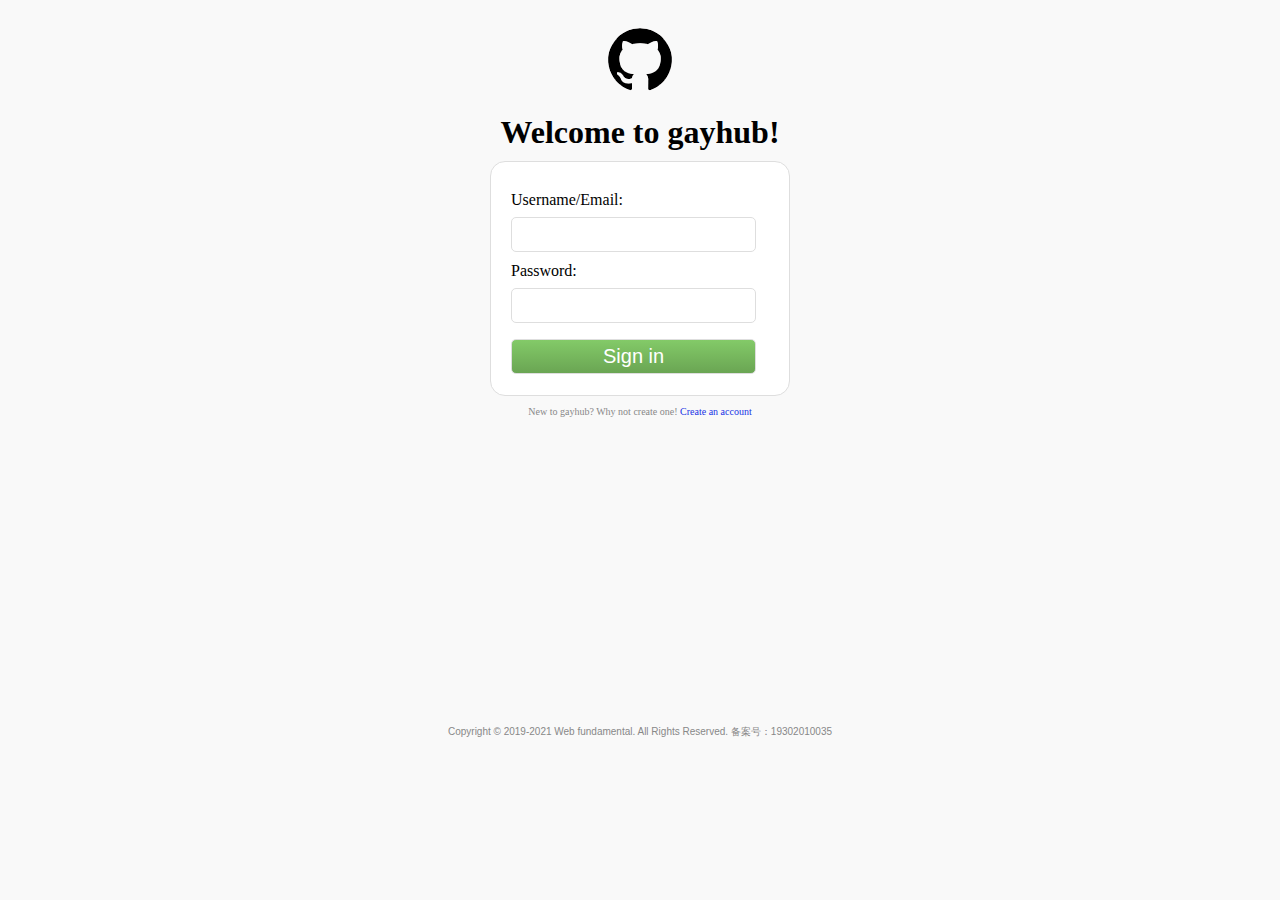
<file: index.html>
<!DOCTYPE html>
<html lang="en">
<head>
    <meta charset="UTF-8">
    <meta name="viewport" content="width=device-width, initial-scale=1.0">
    <title>Login</title>
    <link rel="stylesheet" href="src/css/reset.css">
    <link rel="stylesheet" href="src/css/index&register.css">
    <link id="settings" class="original" rel="stylesheet" href="src/css/index&register-original.css">
</head>
<body>
<div class="container">
    <img id="icon" class="original" src="img/icon.png" alt="icon" onclick="changeColor()">
    <h1>Welcome to gayhub!</h1>
    <form method="get" action="src/home.html">
        <div id="formTable">
            <label>
                Username/Email:<br>
                <input type="text" required>
            </label><br>
            <label>
                Password:<br>
                <input type="password" required>
            </label><br>
            <label>
                <input type="submit" id="submit" value="Sign in">
            </label>
        </div>
    </form>
    <p>New to gayhub? Why not create one! <a href="src/register.html">Create an account</a></p>
</div>

<footer>
    <p>Copyright © 2019-2021 Web fundamental. All Rights Reserved. 备案号：19302010035</p>
</footer>

<script src="src/js/jquery.min.js"></script>
<script src="src/js/common.js"></script>
</body>
</html>
</file>
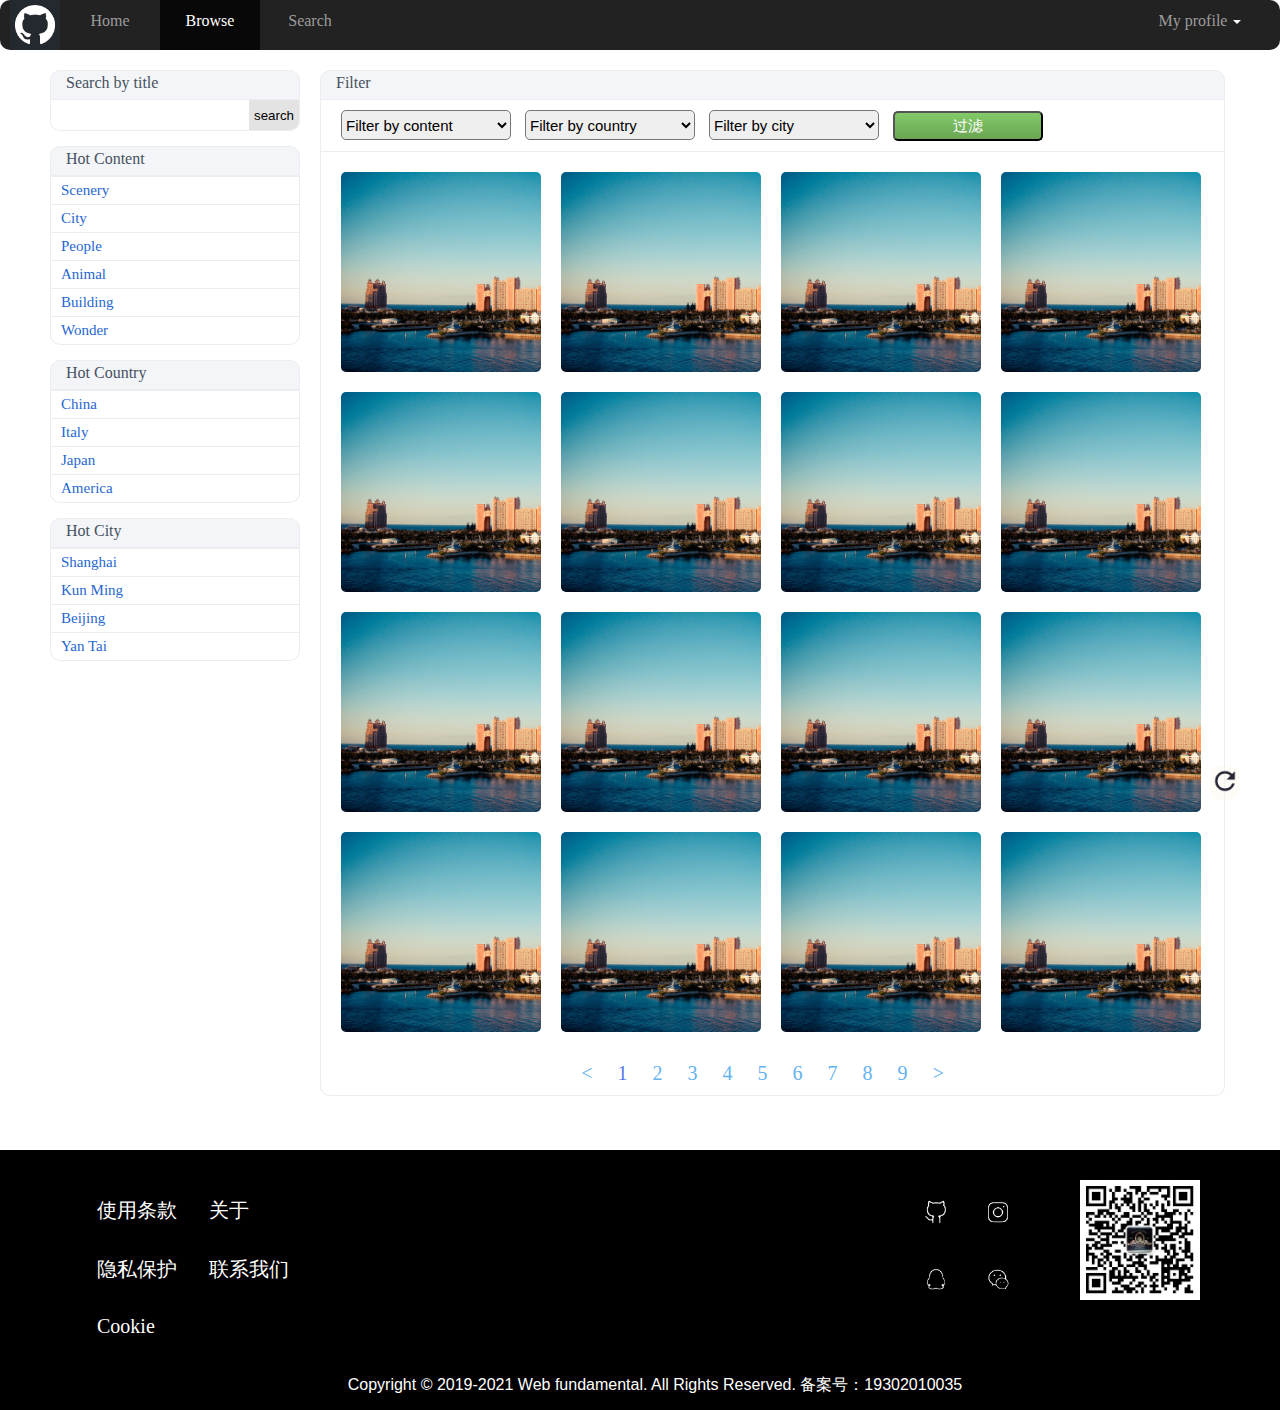
<file: src/browse.html>
<!DOCTYPE html>
<html lang="en">
<head>
    <meta charset="UTF-8">
    <meta name="viewport" content="width=device-width, initial-scale=1.0">
    <title>Browser</title>
    <link rel="stylesheet" href="css/reset.css">
    <link rel="stylesheet" href="css/browse.css">
</head>
<body>
<nav id="navigator">
    <div class="left icon"><a href="home.html"><img src="../img/icon-inverse.png" height="50" width="50" alt="icon"></a></div>
    <div class="left"><a href="home.html">Home</a></div>
    <div class="left active"><a href="browse.html">Browse</a></div>
    <div class="left"><a href="search.html">Search</a></div>
    <div class="right drop-down" id="drop-down">
        <a id="drop-down-title"> My profile <span class="caret"></span></a>
        <ul class="drop-down-menu" id="drop-down-menu">
            <li class="drop-down-menuItem"><a href="upload.html"><img src="../img/navbar/upload.png" alt="upload" height="15" width="15">upload</a></li>
            <li class="drop-down-menuItem"><a href="myPhotos.html"><img src="../img/navbar/myPhotos.png" alt="myPhotos" height="15" width="15">my photos</a></li>
            <li class="drop-down-menuItem"><a href="myFavourites.html"><img src="../img/navbar/myFavourites.png" alt="myFavourites" height="15" width="15">my favourites</a></li>
            <li class="drop-down-menuItem"><a href="../index.html"><img src="../img/navbar/login.png" alt="login" height="15" width="15">log in</a></li>
        </ul>
    </div>
</nav>

<div class="content-wrapper">
    <aside>
        <div id="search">
            <div class="title">
                <span>Search by title</span>
            </div>
            <div class="content">
                <form>
                    <input type="text" id="title-search">
                    <input type="submit" id='search-submit' value="search" onclick="alert('search completed!')">
                </form>
            </div>
        </div>

        <div id="hot-content">
            <div class="title">
                <span>Hot Content</span>
            </div>
            <div class="content">
                <p><a onclick="refreshContent(1)">Scenery</a></p>
                <p><a onclick="refreshContent(2)">City</a></p>
                <p><a onclick="refreshContent(3)">People</a></p>
                <p><a onclick="refreshContent(4)">Animal</a></p>
                <p><a onclick="refreshContent(5)">Building</a></p>
                <p><a onclick="refreshContent(6)">Wonder</a></p>
            </div>
        </div>

        <div id="hot-country">
            <div class="title">
                <span>Hot Country</span>
            </div>
            <div class="content">
                <p><a onclick="changeHotCity(1)">China</a></p>
                <p><a onclick="changeHotCity(2)">Italy</a></p>
                <p><a onclick="changeHotCity(3)">Japan</a></p>
                <p><a onclick="changeHotCity(4)">America</a></p>
            </div>
        </div>

        <div id="hot-city">
            <div class="title">
                <span>Hot City</span>
            </div>
            <div class="content" id="hotCities">
                <p><a onclick="refreshCity(0)">Shanghai</a></p>
                <p><a onclick="refreshCity(1)">Kun Ming</a></p>
                <p><a onclick="refreshCity(2)">Beijing</a></p>
                <p><a onclick="refreshCity(3)">Yan Tai</a></p>
            </div>
        </div>
    </aside>

    <div id="browse">
        <div class="title">
            <span>Filter</span>
        </div>

        <div class="content">
            <div id="filterDiv">
                <form>
                    <select id="select1"></select>
                    <select id="select2" onchange="changeSelection(this.selectedIndex)"></select>
                    <select id="select3"></select>
                    <input type="submit" value="过滤" name="filter" onclick="alert('过滤完成')">
                </form>
            </div>

            <div id="images">
                <div><a href="detail.html"><img src="../img/travel-images/normal/medium/horizontal/h20.jpg" alt="img"></a></div>
                <div><a href="detail.html"><img src="../img/travel-images/normal/medium/horizontal/h20.jpg" alt="img"></a></div>
                <div><a href="detail.html"><img src="../img/travel-images/normal/medium/horizontal/h20.jpg" alt="img"></a></div>
                <div><a href="detail.html"><img src="../img/travel-images/normal/medium/horizontal/h20.jpg" alt="img"></a></div>
                <div><a href="detail.html"><img src="../img/travel-images/normal/medium/horizontal/h20.jpg" alt="img"></a></div>
                <div><a href="detail.html"><img src="../img/travel-images/normal/medium/horizontal/h20.jpg" alt="img"></a></div>
                <div><a href="detail.html"><img src="../img/travel-images/normal/medium/horizontal/h20.jpg" alt="img"></a></div>
                <div><a href="detail.html"><img src="../img/travel-images/normal/medium/horizontal/h20.jpg" alt="img"></a></div>
                <div><a href="detail.html"><img src="../img/travel-images/normal/medium/horizontal/h20.jpg" alt="img"></a></div>
                <div><a href="detail.html"><img src="../img/travel-images/normal/medium/horizontal/h20.jpg" alt="img"></a></div>
                <div><a href="detail.html"><img src="../img/travel-images/normal/medium/horizontal/h20.jpg" alt="img"></a></div>
                <div><a href="detail.html"><img src="../img/travel-images/normal/medium/horizontal/h20.jpg" alt="img"></a></div>
                <div><a href="detail.html"><img src="../img/travel-images/normal/medium/horizontal/h20.jpg" alt="img"></a></div>
                <div><a href="detail.html"><img src="../img/travel-images/normal/medium/horizontal/h20.jpg" alt="img"></a></div>
                <div><a href="detail.html"><img src="../img/travel-images/normal/medium/horizontal/h20.jpg" alt="img"></a></div>
                <div><a href="detail.html"><img src="../img/travel-images/normal/medium/horizontal/h20.jpg" alt="img"></a></div>
            </div>

            <div id="page-wrapper">
                <div id="page">
                    <a onclick="changePage('1')"><</a>
                    <a id="page1" class="now" onclick="changePage('1')">1</a>
                    <a id="page2" onclick="changePage('2')">2</a>
                    <a id="page3" onclick="changePage('3')">3</a>
                    <a id="page4" onclick="changePage('4')">4</a>
                    <a id="page5" onclick="changePage('5')">5</a>
                    <a id="page6" onclick="changePage('6')">6</a>
                    <a id="page7" onclick="changePage('7')">7</a>
                    <a id="page8" onclick="changePage('8')">8</a>
                    <a id="page9" onclick="changePage('9')">9</a>
                    <a onclick="changePage('9')">></a>
                </div>
            </div>
        </div>
    </div>
</div>

<footer>
    <div class="container">
        <div id="left-footer">
            <table>
                <tr>
                    <td><a href="#">使用条款</a></td>
                    <td><a href="#">关于</a></td>
                </tr>
                <tr>
                    <td><a href="#">隐私保护</a></td>
                    <td><a href="#">联系我们</a></td>
                </tr>
                <tr>
                    <td><a href="#">Cookie</a></td>
                </tr>
            </table>
        </div>

        <div id="right-footer">
            <a href="#"><img src="../img/footer/QRcode.jpeg" alt="QRcode" height="120" width="120"></a>
        </div>

        <div id="middle-footer">
            <table>
                <tr>
                    <td><a href="#"><img src="../img/footer/github.png" alt="github" height="30" width="30"></a>
                    </td>
                    <td><a href="#"><img src="../img/footer/shot.png" alt="shot" height="30" width="30"></a></td>
                </tr>
                <tr>
                    <td><a href="#"><img src="../img/footer/tencent.png" alt="tencent" height="30" width="30"></a>
                    </td>
                    <td><a href="#"><img src="../img/footer/weixin.png" alt="wechat" height="30" width="30"></a>
                    </td>
                </tr>
            </table>
        </div>
    </div>

    <div>
        <p>Copyright © 2019-2021 Web fundamental. All Rights Reserved. 备案号：19302010035</p>
    </div>
</footer>

<div id="fixed">
    <div id="to-top">
        <img src="../img/fixed/totop.png" alt="to-top" height="30" width="30">
    </div>

    <div id="refresh">
        <img src="../img/fixed/refresh.png" alt="refresh" height="30" width="30" onclick="alert('图片已更新')">
    </div>
</div>

<script>
</script>
<script src="js/jquery.min.js"></script>
<script src="js/common.js"></script>
<script>
        resizeAndReposition(200, 200, "images", true);
</script>
<script>
</script>
<script src="js/changeSelect.js"></script>
</body>
</html>
</file>
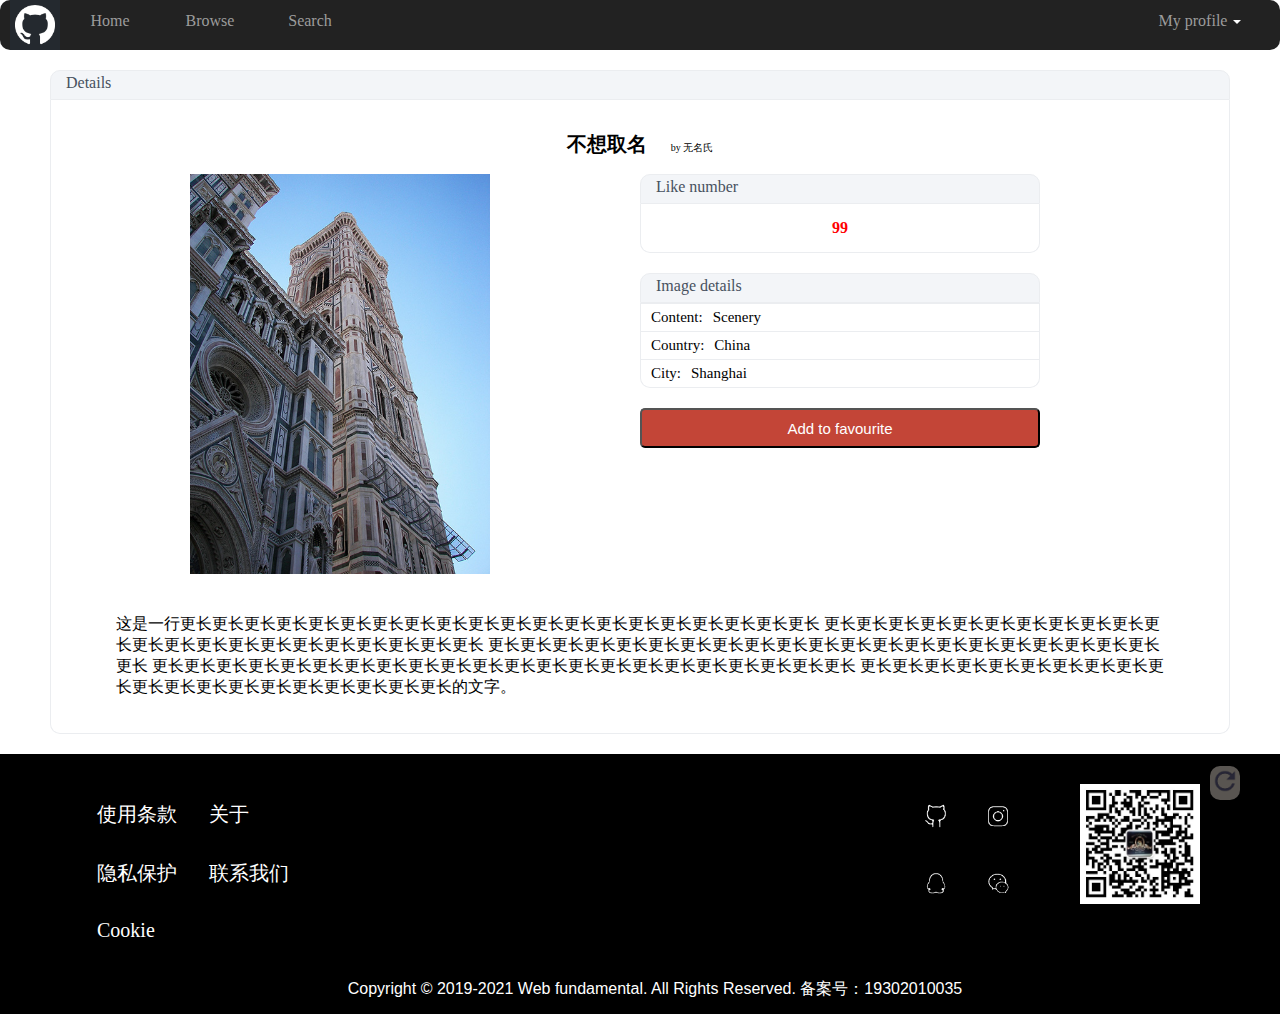
<file: src/detail.html>
<!DOCTYPE html>
<html lang="en">
<head>
    <meta charset="UTF-8">
    <meta name="viewport" content="width=device-width, initial-scale=1.0">
    <title>Details</title>
    <link rel="stylesheet" href="css/reset.css">
    <link rel="stylesheet" href="css/detail.css">
</head>
<body>
<nav id="navigator">
    <div class="left icon"><a href="home.html"><img src="../img/icon-inverse.png" height="50" width="50" alt="icon"></a></div>
    <div class="left"><a href="home.html">Home</a></div>
    <div class="left"><a href="browse.html">Browse</a></div>
    <div class="left"><a href="search.html">Search</a></div>
    <div class="right drop-down" id="drop-down">
        <a id="drop-down-title"> My profile <span class="caret"></span></a>
        <ul class="drop-down-menu" id="drop-down-menu">
            <li class="drop-down-menuItem"><a href="#"><img src="../img/navbar/upload.png" alt="upload" height="15" width="15">upload</a></li>
            <li class="drop-down-menuItem"><a href="#"><img src="../img/navbar/myPhotos.png" alt="myPhotos" height="15" width="15">my photos</a></li>
            <li class="drop-down-menuItem"><a href="#"><img src="../img/navbar/myFavourites.png" alt="myFavourites" height="15" width="15">my favourites</a></li>
            <li class="drop-down-menuItem"><a href="#"><img src="../img/navbar/login.png" alt="login" height="15" width="15">log in</a></li>
        </ul>
    </div>
</nav>

<div class="content-wrapper">
    <div class="title">
        <span>Details</span>
    </div>

    <div class="content">
        <div id="content-title">
            <p>
                <span id="title">不想取名</span>
                <span id="uploader">by 无名氏</span>
            </p>
        </div>

        <div id="content-information">
            <div id="overview">
                <img src="../img/travel-images/normal/medium/vertical/v1.jpg" alt="img">
            </div>

            <div id="information-wrapper">
                <div id="like">
                    <div class="title">
                        <span>Like number</span>
                    </div>

                    <div class="content">
                        <span>99</span>
                    </div>
                </div>

                <div id="detail">
                    <div class="title">
                        <span>Image details</span>
                    </div>

                    <div class="content">
                        <p>Content:<span class="type">Scenery</span></p>
                        <p>Country:<span class="country">China</span></p>
                        <p>City:<span class="city">Shanghai</span></p>
                    </div>
                </div>

                <button id="favourite" value="favor" onclick="favor()">Add to favourite</button>
            </div>
        </div>

        <div id="content-description">
            <p>
                这是一行更长更长更长更长更长更长更长更长更长更长更长更长更长更长更长更长更长更长更长更长
                更长更长更长更长更长更长更长更长更长更长更长更长更长更长更长更长更长更长更长更长更长更长
                更长更长更长更长更长更长更长更长更长更长更长更长更长更长更长更长更长更长更长更长更长更长
                更长更长更长更长更长更长更长更长更长更长更长更长更长更长更长更长更长更长更长更长更长更长
                更长更长更长更长更长更长更长更长更长更长更长更长更长更长更长更长更长更长更长更长的文字。
            </p>
        </div>
    </div>
</div>

<footer>
    <div class="container">
        <div id="left-footer">
            <table>
                <tr>
                    <td><a href="#">使用条款</a></td>
                    <td><a href="#">关于</a></td>
                </tr>
                <tr>
                    <td><a href="#">隐私保护</a></td>
                    <td><a href="#">联系我们</a></td>
                </tr>
                <tr>
                    <td><a href="#">Cookie</a></td>
                </tr>
            </table>
        </div>

        <div id="right-footer">
            <a href="#"><img src="../img/footer/QRcode.jpeg" alt="QRcode" height="120" width="120"></a>
        </div>

        <div id="middle-footer">
            <table>
                <tr>
                    <td><a href="#"><img src="../img/footer/github.png" alt="github" height="30" width="30"></a>
                    </td>
                    <td><a href="#"><img src="../img/footer/shot.png" alt="shot" height="30" width="30"></a></td>
                </tr>
                <tr>
                    <td><a href="#"><img src="../img/footer/tencent.png" alt="tencent" height="30" width="30"></a>
                    </td>
                    <td><a href="#"><img src="../img/footer/weixin.png" alt="wechat" height="30" width="30"></a>
                    </td>
                </tr>
            </table>
        </div>
    </div>

    <div>
        <p>Copyright © 2019-2021 Web fundamental. All Rights Reserved. 备案号：19302010035</p>
    </div>
</footer>

<div id="fixed">
    <div id="to-top">
        <img src="../img/fixed/totop.png" alt="to-top" height="30" width="30">
    </div>

    <div id="refresh">
        <img src="../img/fixed/refresh.png" alt="refresh" height="30" width="30" onclick="alert('图片已更新')">
    </div>
</div>

<script src="js/jquery.min.js"></script>
<script src="js/common.js"></script>
<script>
    window.onload = function () {
        resizeAndReposition(400, 400, "overview", false);
    }
</script>
<script>
    function favor(){
        const favourite = document.getElementById("favourite");
        if(favourite.className === "favored"){
            favourite.className = "";
            favourite.innerText = "Add to favourite";
        } else {
            favourite.className = "favored";
            favourite.innerText = "Already favored";
        }
    }
</script>
</body>
</html>
</file>
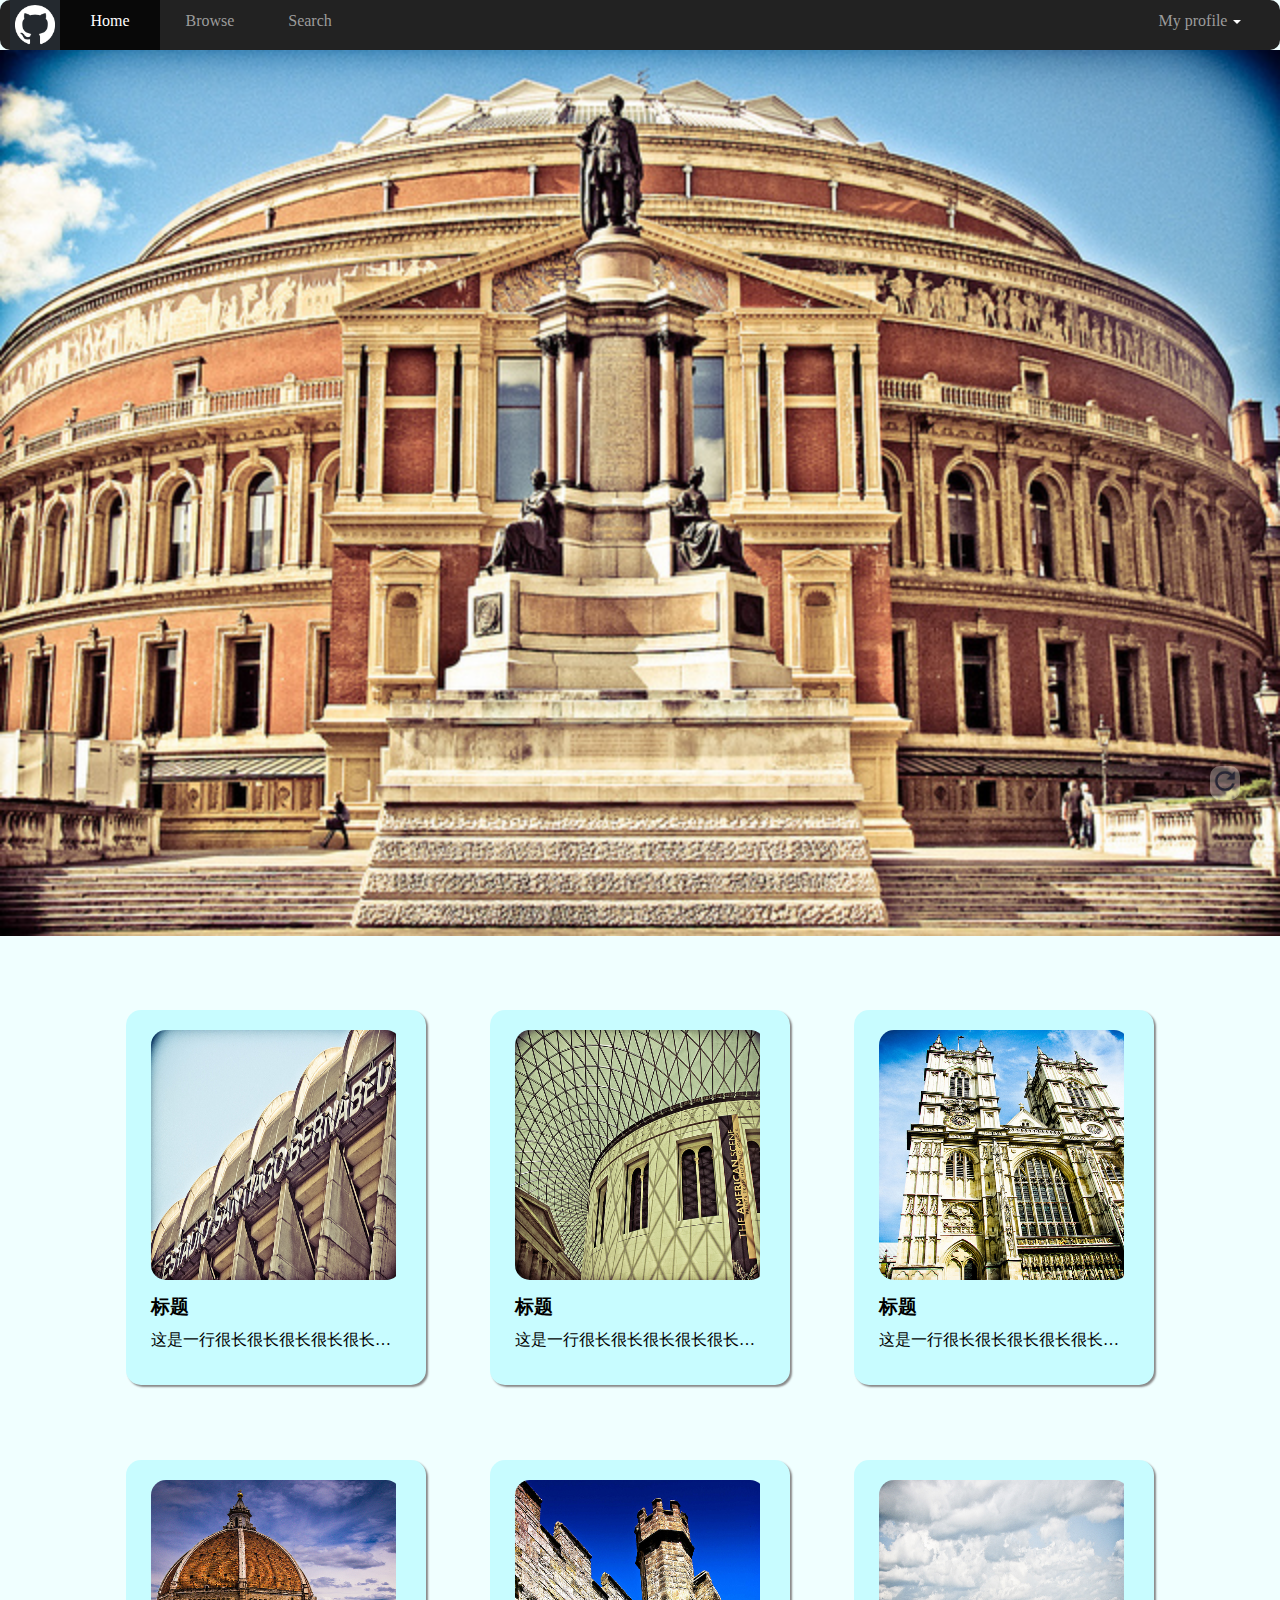
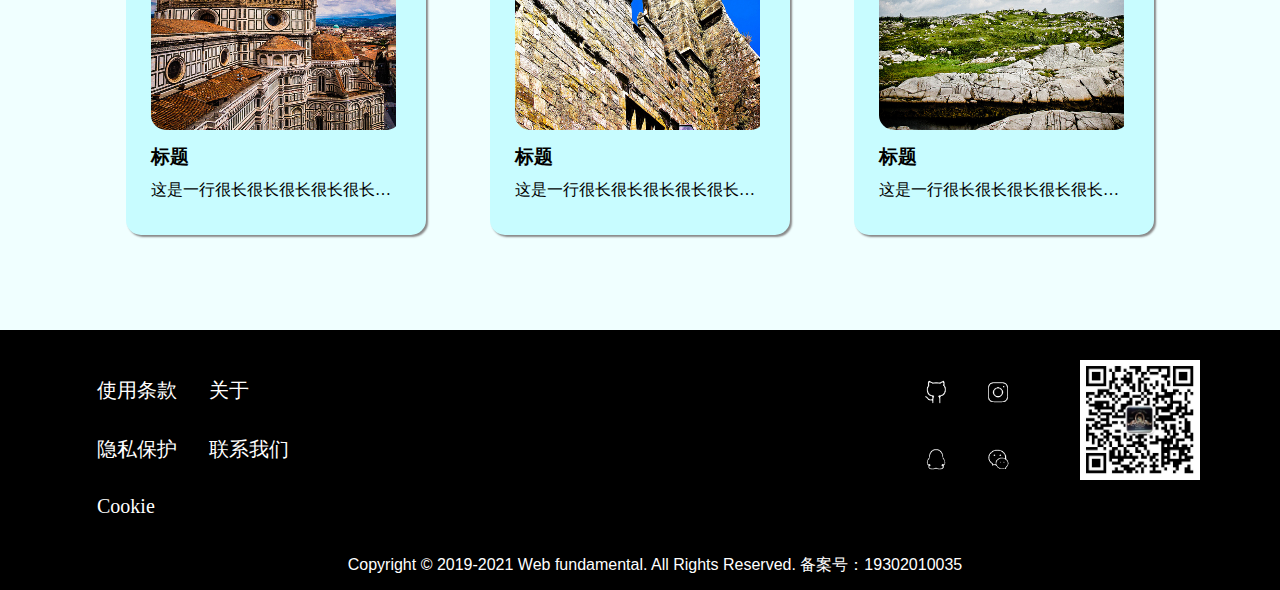
<file: src/home.html>
<!DOCTYPE html>
<html lang="en">
<head>
    <meta charset="UTF-8">
    <title>Home</title>
    <link rel="stylesheet" href="css/reset.css">
    <link rel="stylesheet" href="css/home.css">
</head>
<body>
<nav id="navigator">
    <div class="left icon"><a href="home.html"><img src="../img/icon-inverse.png" height="50" width="50" alt="icon"></a></div>
    <div class="left active"><a href="home.html">Home</a></div>
    <div class="left"><a href="browse.html">Browse</a></div>
    <div class="left"><a href="search.html">Search</a></div>
    <div class="right drop-down" id="drop-down">
        <a id="drop-down-title"> My profile <span class="caret"></span></a>
        <ul class="drop-down-menu" id="drop-down-menu">
            <li class="drop-down-menuItem"><a href="upload.html"><img src="../img/navbar/upload.png" alt="upload" height="15" width="15">upload</a></li>
            <li class="drop-down-menuItem"><a href="myPhotos.html"><img src="../img/navbar/myPhotos.png" alt="myPhotos" height="15" width="15">my photos</a></li>
            <li class="drop-down-menuItem"><a href="myFavourites.html"><img src="../img/navbar/myFavourites.png" alt="myFavourites" height="15" width="15">my favourites</a></li>
            <li class="drop-down-menuItem"><a href="../index.html"><img src="../img/navbar/login.png" alt="login" height="15" width="15">log in</a></li>
        </ul>
    </div>
</nav>

<div id="front-image">
    <img src="../img/travel-images/normal/medium/horizontal/h2.jpg" width="100%" alt="front image">
</div>

<div class="content-wrapper">
    <div id="showImages">
        <div class="row">
            <div class="pic">
                <a href="detail.html">
                    <p><img src="../img/travel-images/normal/medium/horizontal/h4.jpg" alt="pic"></p>
                    <h3>标题</h3>
                    <p>
                        这是一行很长很长很长很长很长很长很长很长很长很长很长很长很长很长很长很长很长很长很长很长
                        很长很长很长很长很长很长很长很长很长很长很长很长很长很长很长很长很长很长很长很长很长很长
                        很长很长很长很长很长很长很长很长很长很长很长很长很长很长很长很长很长很长很长很长的文字。
                    </p>
                </a>
            </div>
            <div class="pic">
                <a href="detail.html">
                    <p><img src="../img/travel-images/normal/medium/horizontal/h5.jpg" alt="pic"></p>
                    <h3>标题</h3>
                    <p>
                        这是一行很长很长很长很长很长很长很长很长很长很长很长很长很长很长很长很长很长很长很长很长
                        很长很长很长很长很长很长很长很长很长很长很长很长很长很长很长很长很长很长很长很长很长很长
                        很长很长很长很长很长很长很长很长很长很长很长很长很长很长很长很长很长很长很长很长的文字。
                    </p>
                </a>
            </div>
            <div class="pic last">
                <a href="detail.html">
                    <p><img src="../img/travel-images/normal/medium/vertical/v2.jpg" alt="pic"></p>
                    <h3>标题</h3>
                    <p>
                        这是一行很长很长很长很长很长很长很长很长很长很长很长很长很长很长很长很长很长很长很长很长
                        很长很长很长很长很长很长很长很长很长很长很长很长很长很长很长很长很长很长很长很长很长很长
                        很长很长很长很长很长很长很长很长很长很长很长很长很长很长很长很长很长很长很长很长的文字。
                    </p>
                </a>
            </div>
        </div>

        <div class="row">
            <div class="pic">
                <a href="detail.html">
                    <p><img src="../img/travel-images/normal/medium/vertical/v11.jpg" alt="pic"></p>
                    <h3>标题</h3>
                    <p>
                        这是一行很长很长很长很长很长很长很长很长很长很长很长很长很长很长很长很长很长很长很长很长
                        很长很长很长很长很长很长很长很长很长很长很长很长很长很长很长很长很长很长很长很长很长很长
                        很长很长很长很长很长很长很长很长很长很长很长很长很长很长很长很长很长很长很长很长的文字。
                    </p>
                </a>
            </div>
            <div class="pic">
                <a href="detail.html">
                    <p><img src="../img/travel-images/normal/medium/horizontal/h8.jpg" alt="pic"></p>
                    <h3>标题</h3>
                    <p>
                        这是一行很长很长很长很长很长很长很长很长很长很长很长很长很长很长很长很长很长很长很长很长
                        很长很长很长很长很长很长很长很长很长很长很长很长很长很长很长很长很长很长很长很长很长很长
                        很长很长很长很长很长很长很长很长很长很长很长很长很长很长很长很长很长很长很长很长的文字。
                    </p>
                </a>
            </div>
            <div class="pic last">
                <a href="detail.html">
                    <p><img src="../img/travel-images/normal/medium/horizontal/h9.jpg" alt="pic"></p>
                    <h3>标题</h3>
                    <p>
                        这是一行很长很长很长很长很长很长很长很长很长很长很长很长很长很长很长很长很长很长很长很长
                        很长很长很长很长很长很长很长很长很长很长很长很长很长很长很长很长很长很长很长很长很长很长
                        很长很长很长很长很长很长很长很长很长很长很长很长很长很长很长很长很长很长很长很长的文字。
                    </p>
                </a>
            </div>
        </div>
    </div>
</div>


<footer>
    <div class="container">
        <div id="left-footer">
            <table>
                <tr>
                    <td><a href="#">使用条款</a></td>
                    <td><a href="#">关于</a></td>
                </tr>
                <tr>
                    <td><a href="#">隐私保护</a></td>
                    <td><a href="#">联系我们</a></td>
                </tr>
                <tr>
                    <td><a href="#">Cookie</a></td>
                </tr>
            </table>
        </div>

        <div id="right-footer">
            <a href="#"><img src="../img/footer/QRcode.jpeg" alt="QRcode" height="120" width="120"></a>
        </div>

        <div id="middle-footer">
            <table>
                <tr>
                    <td><a href="#"><img src="../img/footer/github.png" alt="github" height="30" width="30"></a>
                    </td>
                    <td><a href="#"><img src="../img/footer/shot.png" alt="shot" height="30" width="30"></a></td>
                </tr>
                <tr>
                    <td><a href="#"><img src="../img/footer/tencent.png" alt="tencent" height="30" width="30"></a>
                    </td>
                    <td><a href="#"><img src="../img/footer/weixin.png" alt="wechat" height="30" width="30"></a>
                    </td>
                </tr>
            </table>
        </div>
    </div>

    <div>
        <p>Copyright © 2019-2021 Web fundamental. All Rights Reserved. 备案号：19302010035</p>
    </div>
</footer>

<div id="fixed">
    <div id="to-top">
        <img src="../img/fixed/totop.png" alt="to-top" height="30" width="30">
    </div>

    <div id="refresh">
        <img src="../img/fixed/refresh.png" alt="refresh" height="30" width="30" onclick="alert('图片已更新')">
    </div>
</div>

<script src="js/jquery.min.js"></script>
<script src="js/common.js"></script>
</body>
</html>
</file>
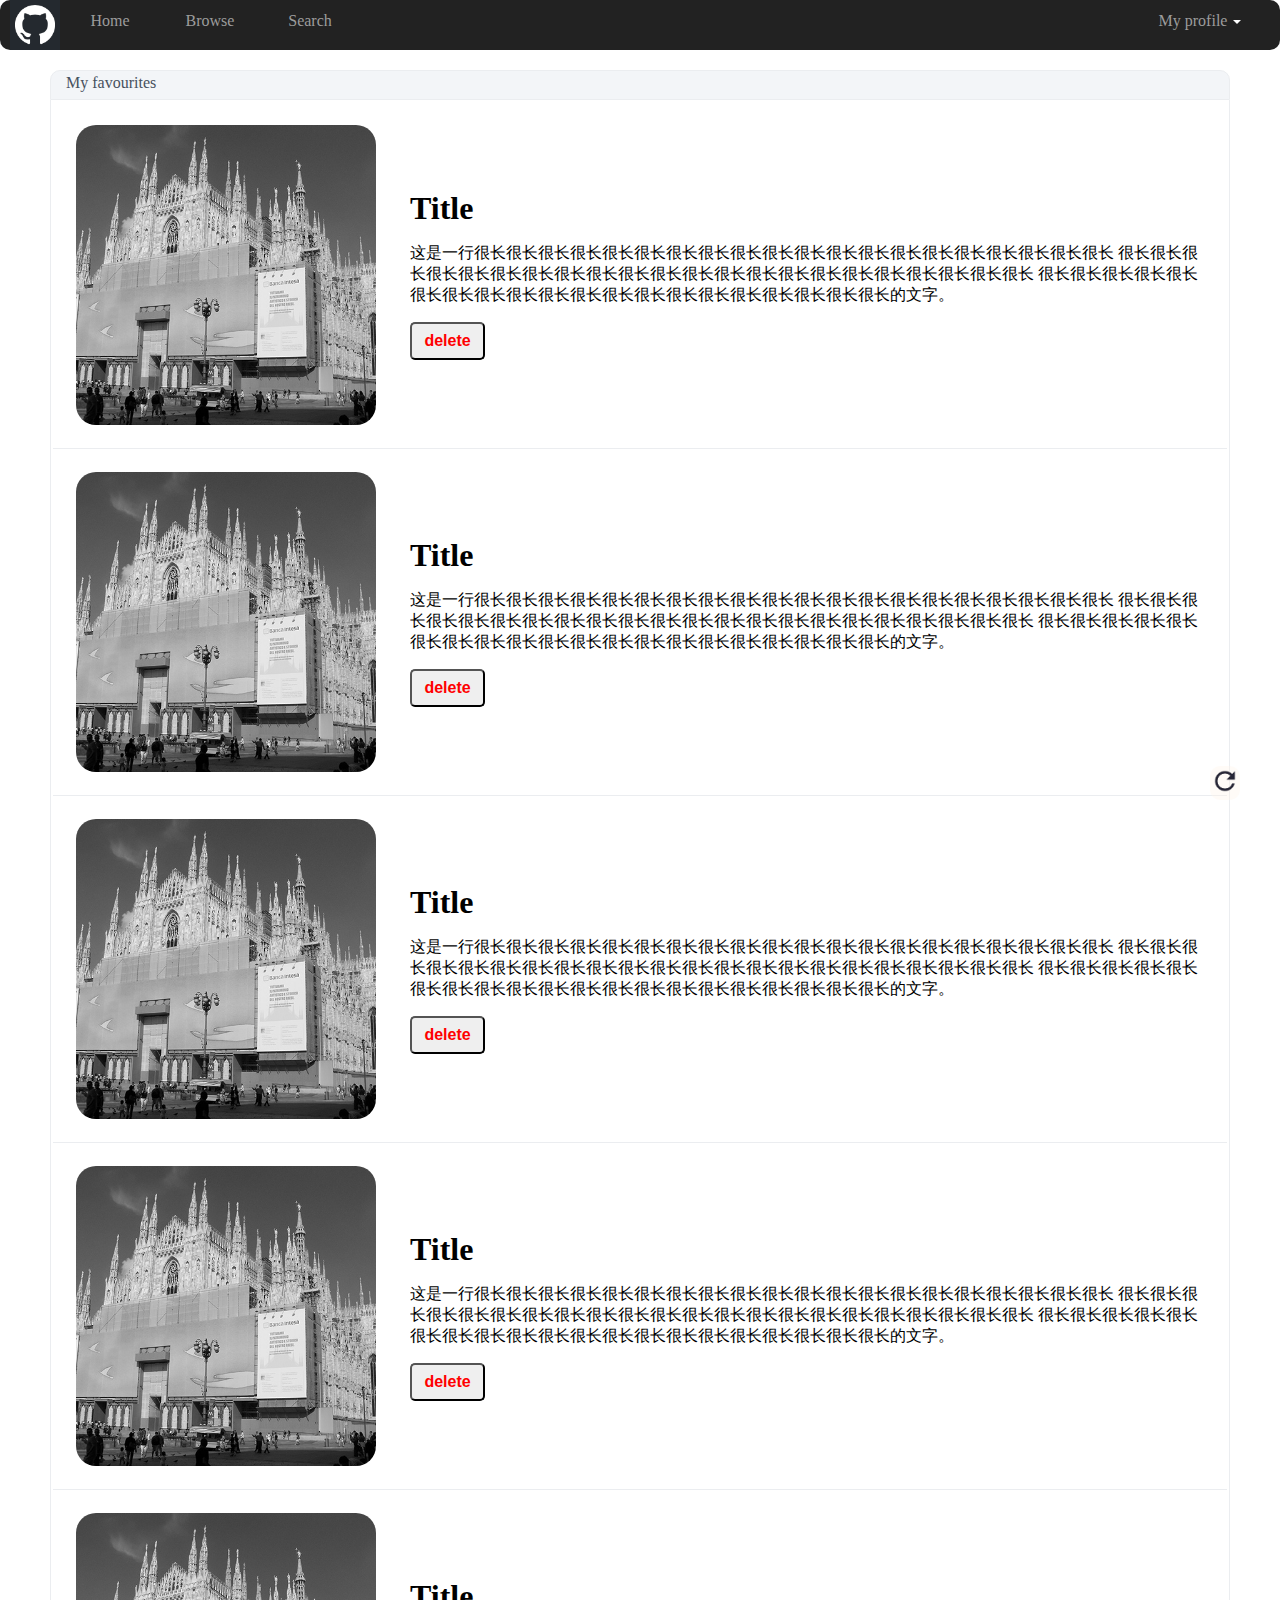
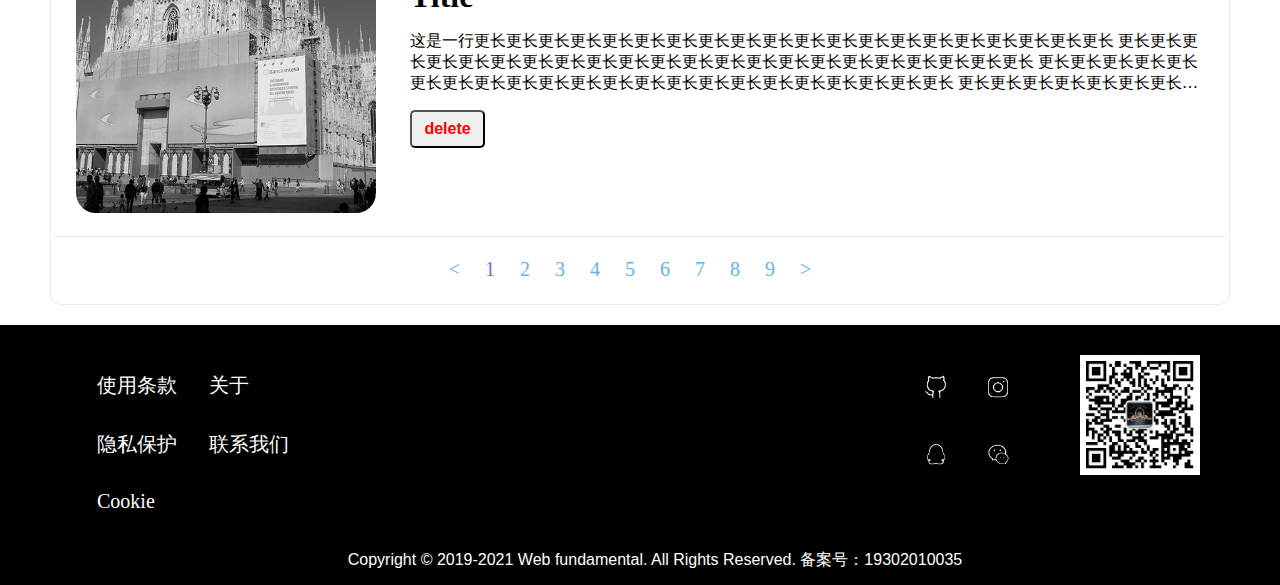
<file: src/myFavourites.html>
<!DOCTYPE html>
<html lang="en">
<head>
    <meta charset="UTF-8">
    <meta name="viewport" content="width=device-width, initial-scale=1.0">
    <title>My Favourites</title>
    <link rel="stylesheet" href="css/reset.css">
    <link rel="stylesheet" href="css/myPhotos&Favourites.css">
</head>
<body>
<nav id="navigator">
    <div class="left icon"><a href="home.html"><img src="../img/icon-inverse.png" height="50" width="50" alt="icon"></a></div>
    <div class="left"><a href="home.html">Home</a></div>
    <div class="left"><a href="browse.html">Browse</a></div>
    <div class="left"><a href="search.html">Search</a></div>
    <div class="right drop-down" id="drop-down">
        <a id="drop-down-title"> My profile <span class="caret"></span></a>
        <ul class="drop-down-menu" id="drop-down-menu">
            <li class="drop-down-menuItem"><a href="upload.html"><img src="../img/navbar/upload.png" alt="upload" height="15" width="15">upload</a></li>
            <li class="drop-down-menuItem"><a href="myPhotos.html"><img src="../img/navbar/myPhotos.png" alt="myPhotos" height="15" width="15">my photos</a></li>
            <li class="drop-down-menuItem"><a href="myFavourites.html"><img src="../img/navbar/myFavourites.png" alt="myFavourites" height="15" width="15">my favourites</a></li>
            <li class="drop-down-menuItem"><a href="../index.html"><img src="../img/navbar/login.png" alt="login" height="15" width="15">log in</a></li>
        </ul>
    </div>
</nav>

<div class="content-wrapper">
    <div class="title">
        <span class="left">My favourites</span>
    </div>

    <div class="content">
        <table id="image-view">
            <tr>
                <td>
                    <div class="imgDiv">
                        <a>
                            <img src="../img/travel-images/normal/medium/horizontal/h1.jpg" alt="img-view">
                        </a>
                    </div>
                </td>
                <td>
                    <div class="descriptionDiv">
                        <h1>Title</h1>
                        <p>
                            这是一行很长很长很长很长很长很长很长很长很长很长很长很长很长很长很长很长很长很长很长很长
                            很长很长很长很长很长很长很长很长很长很长很长很长很长很长很长很长很长很长很长很长很长很长
                            很长很长很长很长很长很长很长很长很长很长很长很长很长很长很长很长很长很长很长很长的文字。
                        </p>
                        <button class="delete" value="delete" onclick="toDelete()">delete</button>
                    </div>
                </td>
            </tr>

            <tr>
                <td>
                    <div class="imgDiv">
                        <a>
                            <img src="../img/travel-images/normal/medium/horizontal/h1.jpg" alt="img-view">
                        </a>
                    </div>
                </td>
                <td>
                    <div class="descriptionDiv">
                        <h1>Title</h1>
                        <p>
                            这是一行很长很长很长很长很长很长很长很长很长很长很长很长很长很长很长很长很长很长很长很长
                            很长很长很长很长很长很长很长很长很长很长很长很长很长很长很长很长很长很长很长很长很长很长
                            很长很长很长很长很长很长很长很长很长很长很长很长很长很长很长很长很长很长很长很长的文字。
                        </p>
                        <button class="delete" value="delete" onclick="toDelete()">delete</button>
                    </div>
                </td>
            </tr>
            <tr>
                <td>
                    <div class="imgDiv">
                        <a>
                            <img src="../img/travel-images/normal/medium/horizontal/h1.jpg" alt="img-view">
                        </a>
                    </div>
                </td>
                <td>
                    <div class="descriptionDiv">
                        <h1>Title</h1>
                        <p>
                            这是一行很长很长很长很长很长很长很长很长很长很长很长很长很长很长很长很长很长很长很长很长
                            很长很长很长很长很长很长很长很长很长很长很长很长很长很长很长很长很长很长很长很长很长很长
                            很长很长很长很长很长很长很长很长很长很长很长很长很长很长很长很长很长很长很长很长的文字。
                        </p>
                        <button class="delete" value="delete" onclick="toDelete()">delete</button>
                    </div>
                </td>
            </tr>

            <tr>
                <td>
                    <div class="imgDiv">
                        <a>
                            <img src="../img/travel-images/normal/medium/horizontal/h1.jpg" alt="img-view">
                        </a>
                    </div>
                </td>
                <td>
                    <div class="descriptionDiv">
                        <h1>Title</h1>
                        <p>
                            这是一行很长很长很长很长很长很长很长很长很长很长很长很长很长很长很长很长很长很长很长很长
                            很长很长很长很长很长很长很长很长很长很长很长很长很长很长很长很长很长很长很长很长很长很长
                            很长很长很长很长很长很长很长很长很长很长很长很长很长很长很长很长很长很长很长很长的文字。
                        </p>
                        <button class="delete" value="delete" onclick="toDelete()">delete</button>
                    </div>
                </td>
            </tr>

            <tr>
                <td>
                    <div class="imgDiv">
                        <a>
                            <img src="../img/travel-images/normal/medium/horizontal/h1.jpg" alt="img-view">
                        </a>
                    </div>
                </td>
                <td>
                    <div class="descriptionDiv">
                        <h1>Title</h1>
                        <p>
                            这是一行更长更长更长更长更长更长更长更长更长更长更长更长更长更长更长更长更长更长更长更长
                            更长更长更长更长更长更长更长更长更长更长更长更长更长更长更长更长更长更长更长更长更长更长
                            更长更长更长更长更长更长更长更长更长更长更长更长更长更长更长更长更长更长更长更长更长更长
                            更长更长更长更长更长更长更长更长更长更长更长更长更长更长更长更长更长更长更长更长更长更长
                            更长更长更长更长更长更长更长更长更长更长更长更长更长更长更长更长更长更长更长更长的文字。
                        </p>
                        <button class="delete" value="delete" onclick="toDelete()">delete</button>
                    </div>
                </td>
            </tr>

            <tr id="page-wrapper">
                <td>
                    <div id="page">
                        <a onclick="changePage('1')"><</a>
                        <a id="page1" class="now" onclick="changePage('1')">1</a>
                        <a id="page2" onclick="changePage('2')">2</a>
                        <a id="page3" onclick="changePage('3')">3</a>
                        <a id="page4" onclick="changePage('4')">4</a>
                        <a id="page5" onclick="changePage('5')">5</a>
                        <a id="page6" onclick="changePage('6')">6</a>
                        <a id="page7" onclick="changePage('7')">7</a>
                        <a id="page8" onclick="changePage('8')">8</a>
                        <a id="page9" onclick="changePage('9')">9</a>
                        <a onclick="changePage('9')">></a>
                    </div>
                </td>
            </tr>
        </table>
    </div>
</div>

<footer>
    <div class="container">
        <div id="left-footer">
            <table>
                <tr>
                    <td><a href="#">使用条款</a></td>
                    <td><a href="#">关于</a></td>
                </tr>
                <tr>
                    <td><a href="#">隐私保护</a></td>
                    <td><a href="#">联系我们</a></td>
                </tr>
                <tr>
                    <td><a href="#">Cookie</a></td>
                </tr>
            </table>
        </div>

        <div id="right-footer">
            <a href="#"><img src="../img/footer/QRcode.jpeg" alt="QRcode" height="120" width="120"></a>
        </div>

        <div id="middle-footer">
            <table>
                <tr>
                    <td><a href="#"><img src="../img/footer/github.png" alt="github" height="30" width="30"></a>
                    </td>
                    <td><a href="#"><img src="../img/footer/shot.png" alt="shot" height="30" width="30"></a></td>
                </tr>
                <tr>
                    <td><a href="#"><img src="../img/footer/tencent.png" alt="tencent" height="30" width="30"></a>
                    </td>
                    <td><a href="#"><img src="../img/footer/weixin.png" alt="wechat" height="30" width="30"></a>
                    </td>
                </tr>
            </table>
        </div>
    </div>

    <div>
        <p>Copyright © 2019-2021 Web fundamental. All Rights Reserved. 备案号：19302010035</p>
    </div>
</footer>

<div id="fixed">
    <div id="to-top">
        <img src="../img/fixed/totop.png" alt="to-top" height="30" width="30">
    </div>

    <div id="refresh">
        <img src="../img/fixed/refresh.png" alt="refresh" height="30" width="30" onclick="alert('图片已更新')">
    </div>
</div>

<script src="js/jquery.min.js"></script>
<script src="js/common.js"></script>
<script>
    window.onload = function () {
        resizeAndReposition(300, 300, "image-view", true);
    }
</script>
<script>
    function toDelete() {
        const sure = confirm("Are you sure to remove it from your favourites?");
        if(sure){
            alert("Successfully removed!");
        }
    }
</script>
</body>
</html>
</file>
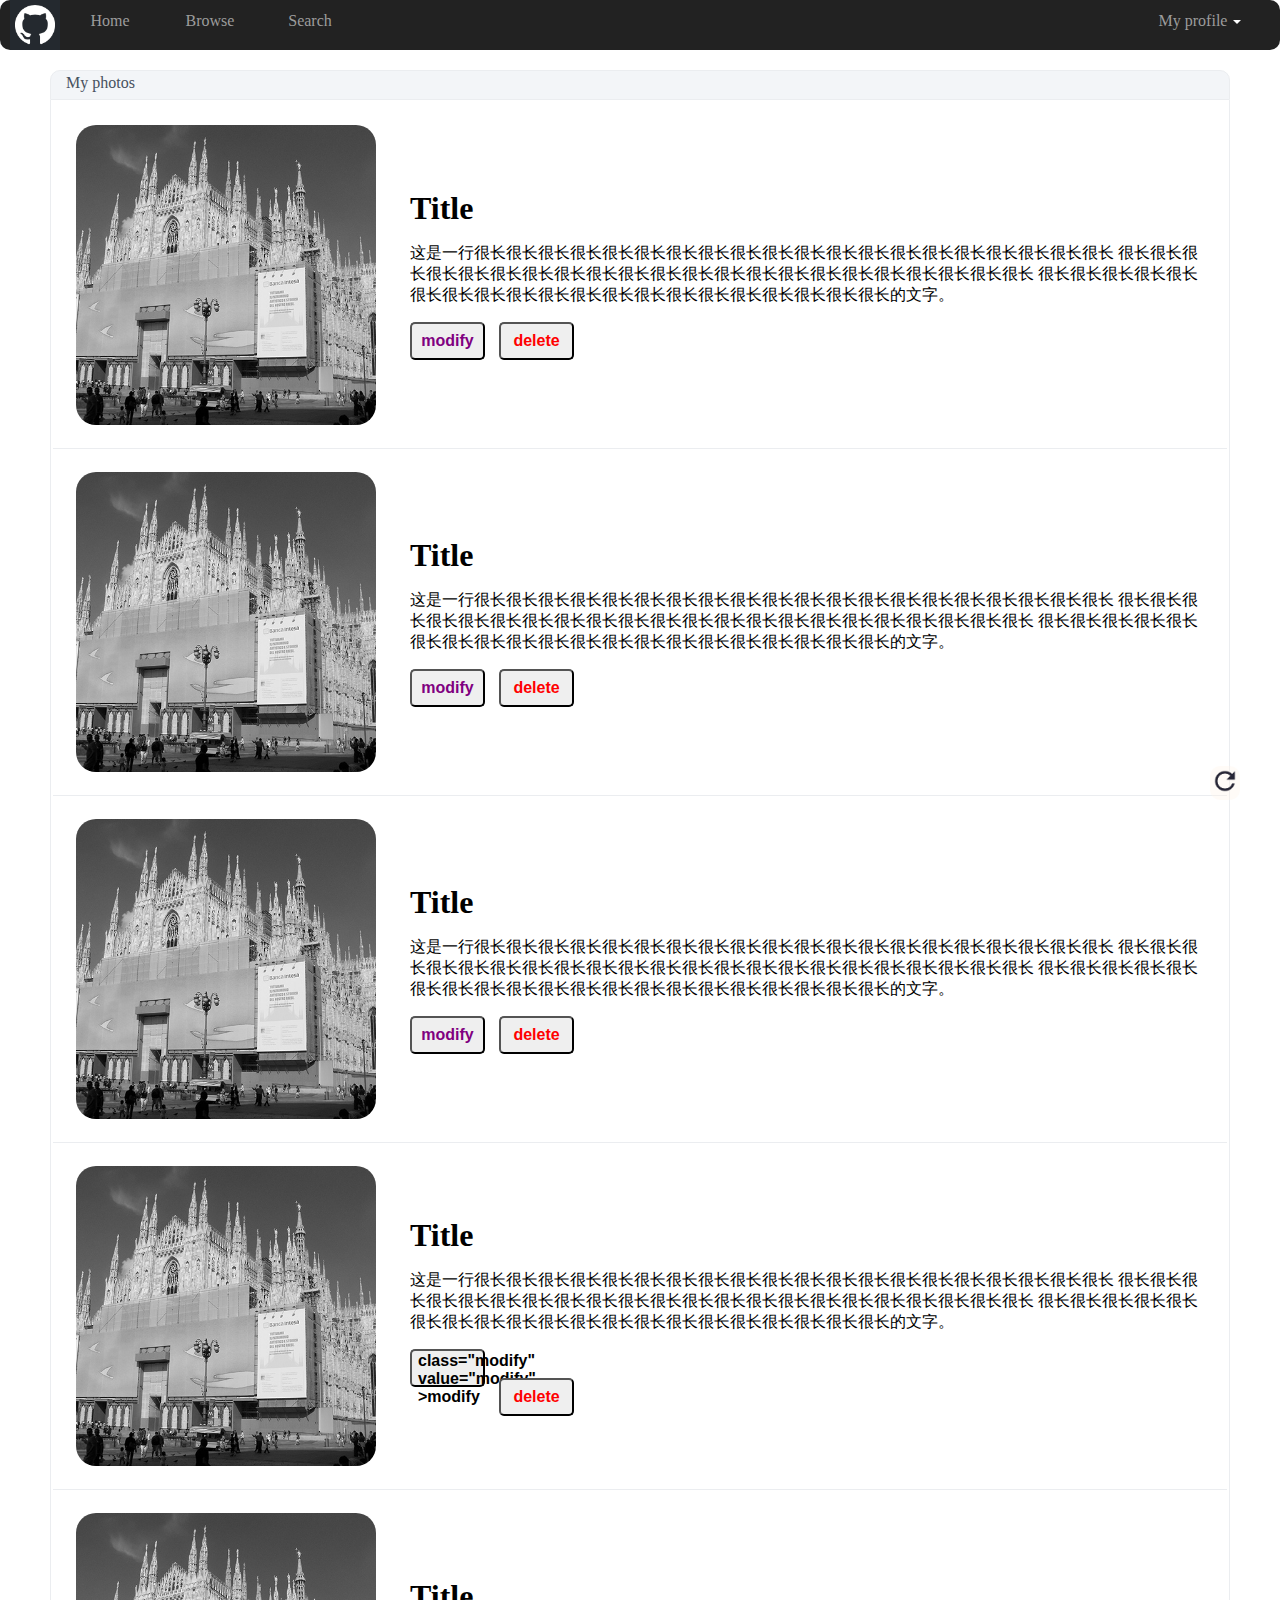
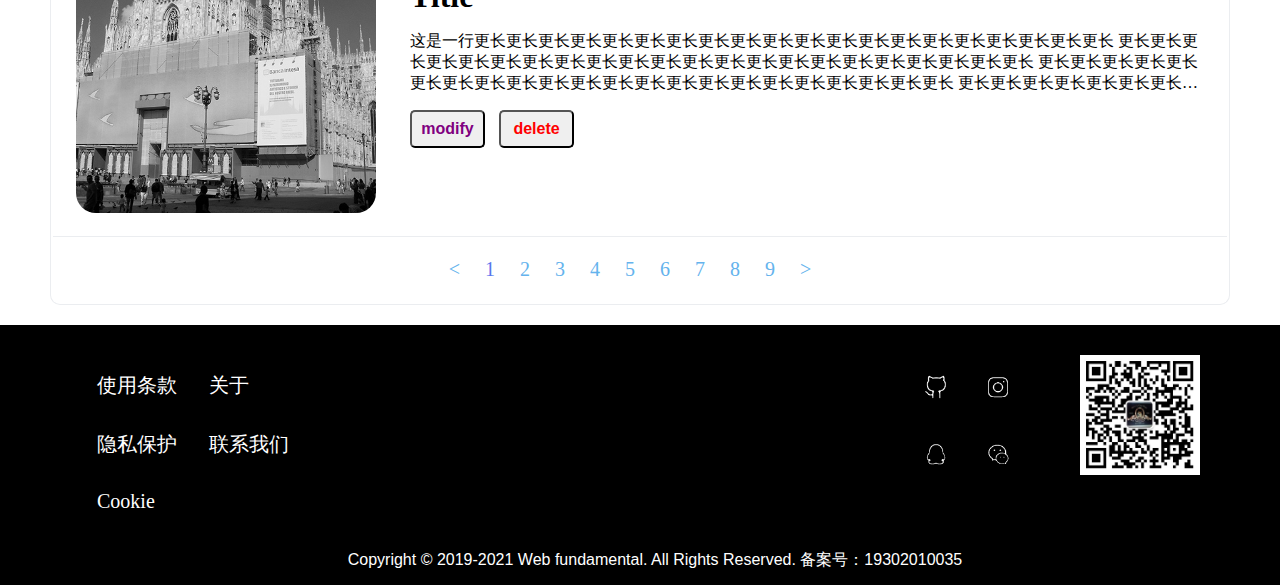
<file: src/myPhotos.html>
<!DOCTYPE html>
<html lang="en">
<head>
    <meta charset="UTF-8">
    <meta name="viewport" content="width=device-width, initial-scale=1.0">
    <title>My Photos</title>
    <link rel="stylesheet" href="css/reset.css">
    <link rel="stylesheet" href="css/myPhotos&Favourites.css">
</head>
<body>
<nav id="navigator">
    <div class="left icon"><a href="home.html"><img src="../img/icon-inverse.png" height="50" width="50" alt="icon"></a></div>
    <div class="left"><a href="home.html">Home</a></div>
    <div class="left"><a href="browse.html">Browse</a></div>
    <div class="left"><a href="search.html">Search</a></div>
    <div class="right drop-down" id="drop-down">
        <a id="drop-down-title"> My profile <span class="caret"></span></a>
        <ul class="drop-down-menu" id="drop-down-menu">
            <li class="drop-down-menuItem"><a href="upload.html"><img src="../img/navbar/upload.png" alt="upload" height="15" width="15">upload</a></li>
            <li class="drop-down-menuItem"><a href="myPhotos.html"><img src="../img/navbar/myPhotos.png" alt="myPhotos" height="15" width="15">my photos</a></li>
            <li class="drop-down-menuItem"><a href="myFavourites.html"><img src="../img/navbar/myFavourites.png" alt="myFavourites" height="15" width="15">my favourites</a></li>
            <li class="drop-down-menuItem"><a href="../index.html"><img src="../img/navbar/login.png" alt="login" height="15" width="15">log in</a></li>
        </ul>
    </div>
</nav>

<div class="content-wrapper">
    <div class="title">
        <span class="left">My photos</span>
    </div>

    <div class="content">
        <table id="image-view">
            <tr>
                <td>
                    <div class="imgDiv">
                        <a>
                            <img src="../img/travel-images/normal/medium/horizontal/h1.jpg" alt="img-view">
                        </a>
                    </div>
                </td>
                <td>
                    <div class="descriptionDiv">
                        <h1>Title</h1>
                        <p>
                            这是一行很长很长很长很长很长很长很长很长很长很长很长很长很长很长很长很长很长很长很长很长
                            很长很长很长很长很长很长很长很长很长很长很长很长很长很长很长很长很长很长很长很长很长很长
                            很长很长很长很长很长很长很长很长很长很长很长很长很长很长很长很长很长很长很长很长的文字。
                        </p>
                        <a href="upload.html"><button class="modify" value="modify" >modify</button></a>
                        <button class="delete" value="delete" onclick="toDelete()">delete</button>
                    </div>
                </td>
            </tr>

            <tr>
                <td>
                    <div class="imgDiv">
                        <a>
                            <img src="../img/travel-images/normal/medium/horizontal/h1.jpg" alt="img-view">
                        </a>
                    </div>
                </td>
                <td>
                    <div class="descriptionDiv">
                        <h1>Title</h1>
                        <p>
                            这是一行很长很长很长很长很长很长很长很长很长很长很长很长很长很长很长很长很长很长很长很长
                            很长很长很长很长很长很长很长很长很长很长很长很长很长很长很长很长很长很长很长很长很长很长
                            很长很长很长很长很长很长很长很长很长很长很长很长很长很长很长很长很长很长很长很长的文字。
                        </p>
                        <a href="upload.html"><button class="modify" value="modify" >modify</button></a>
                        <button class="delete" value="delete" onclick="toDelete()">delete</button>
                    </div>
                </td>
            </tr>
            <tr>
                <td>
                    <div class="imgDiv">
                        <a>
                            <img src="../img/travel-images/normal/medium/horizontal/h1.jpg" alt="img-view">
                        </a>
                    </div>
                </td>
                <td>
                    <div class="descriptionDiv">
                        <h1>Title</h1>
                        <p>
                            这是一行很长很长很长很长很长很长很长很长很长很长很长很长很长很长很长很长很长很长很长很长
                            很长很长很长很长很长很长很长很长很长很长很长很长很长很长很长很长很长很长很长很长很长很长
                            很长很长很长很长很长很长很长很长很长很长很长很长很长很长很长很长很长很长很长很长的文字。
                        </p>
                        <a href="upload.html"><button class="modify" value="modify" >modify</button></a>
                        <button class="delete" value="delete" onclick="toDelete()">delete</button>
                    </div>
                </td>
            </tr>

            <tr>
                <td>
                    <div class="imgDiv">
                        <a>
                            <img src="../img/travel-images/normal/medium/horizontal/h1.jpg" alt="img-view">
                        </a>
                    </div>
                </td>
                <td>
                    <div class="descriptionDiv">
                        <h1>Title</h1>
                        <p>
                            这是一行很长很长很长很长很长很长很长很长很长很长很长很长很长很长很长很长很长很长很长很长
                            很长很长很长很长很长很长很长很长很长很长很长很长很长很长很长很长很长很长很长很长很长很长
                            很长很长很长很长很长很长很长很长很长很长很长很长很长很长很长很长很长很长很长很长的文字。
                        </p>
                        <a href="upload.html"><button> class="modify" value="modify" >modify</button></a>
                        <button class="delete" value="delete" onclick="toDelete()">delete</button>
                    </div>
                </td>
            </tr>

            <tr>
                <td>
                    <div class="imgDiv">
                        <a>
                            <img src="../img/travel-images/normal/medium/horizontal/h1.jpg" alt="img-view">
                        </a>
                    </div>
                </td>
                <td>
                    <div class="descriptionDiv">
                        <h1>Title</h1>
                        <p>
                            这是一行更长更长更长更长更长更长更长更长更长更长更长更长更长更长更长更长更长更长更长更长
                            更长更长更长更长更长更长更长更长更长更长更长更长更长更长更长更长更长更长更长更长更长更长
                            更长更长更长更长更长更长更长更长更长更长更长更长更长更长更长更长更长更长更长更长更长更长
                            更长更长更长更长更长更长更长更长更长更长更长更长更长更长更长更长更长更长更长更长更长更长
                            更长更长更长更长更长更长更长更长更长更长更长更长更长更长更长更长更长更长更长更长的文字。
                        </p>
                        <a href="upload.html"><button class="modify" value="modify" >modify</button></a>
                        <button class="delete" value="delete" onclick="toDelete()">delete</button>
                    </div>
                </td>
            </tr>

            <tr id="page-wrapper">
                <td>
                    <div id="page">
                        <a onclick="changePage('1')"><</a>
                        <a id="page1" class="now" onclick="changePage('1')">1</a>
                        <a id="page2" onclick="changePage('2')">2</a>
                        <a id="page3" onclick="changePage('3')">3</a>
                        <a id="page4" onclick="changePage('4')">4</a>
                        <a id="page5" onclick="changePage('5')">5</a>
                        <a id="page6" onclick="changePage('6')">6</a>
                        <a id="page7" onclick="changePage('7')">7</a>
                        <a id="page8" onclick="changePage('8')">8</a>
                        <a id="page9" onclick="changePage('9')">9</a>
                        <a onclick="changePage('9')">></a>
                    </div>
                </td>
            </tr>
        </table>
    </div>
</div>

<footer>
    <div class="container">
        <div id="left-footer">
            <table>
                <tr>
                    <td><a href="#">使用条款</a></td>
                    <td><a href="#">关于</a></td>
                </tr>
                <tr>
                    <td><a href="#">隐私保护</a></td>
                    <td><a href="#">联系我们</a></td>
                </tr>
                <tr>
                    <td><a href="#">Cookie</a></td>
                </tr>
            </table>
        </div>

        <div id="right-footer">
            <a href="#"><img src="../img/footer/QRcode.jpeg" alt="QRcode" height="120" width="120"></a>
        </div>

        <div id="middle-footer">
            <table>
                <tr>
                    <td><a href="#"><img src="../img/footer/github.png" alt="github" height="30" width="30"></a>
                    </td>
                    <td><a href="#"><img src="../img/footer/shot.png" alt="shot" height="30" width="30"></a></td>
                </tr>
                <tr>
                    <td><a href="#"><img src="../img/footer/tencent.png" alt="tencent" height="30" width="30"></a>
                    </td>
                    <td><a href="#"><img src="../img/footer/weixin.png" alt="wechat" height="30" width="30"></a>
                    </td>
                </tr>
            </table>
        </div>
    </div>

    <div>
        <p>Copyright © 2019-2021 Web fundamental. All Rights Reserved. 备案号：19302010035</p>
    </div>
</footer>

<div id="fixed">
    <div id="to-top">
        <img src="../img/fixed/totop.png" alt="to-top" height="30" width="30">
    </div>

    <div id="refresh">
        <img src="../img/fixed/refresh.png" alt="refresh" height="30" width="30" onclick="alert('图片已更新')">
    </div>
</div>

<script src="js/jquery.min.js"></script>
<script src="js/common.js"></script>
<script>
    function toDelete() {
        const sure = confirm("Are you sure to remove it from your photos?");
        if(sure){
            alert("Successfully removed!");
        }
    }
</script>
<script>
    window.onload = function () {
        resizeAndReposition(300, 300, "image-view", true);
    }
</script>
</body>
</html>
</file>
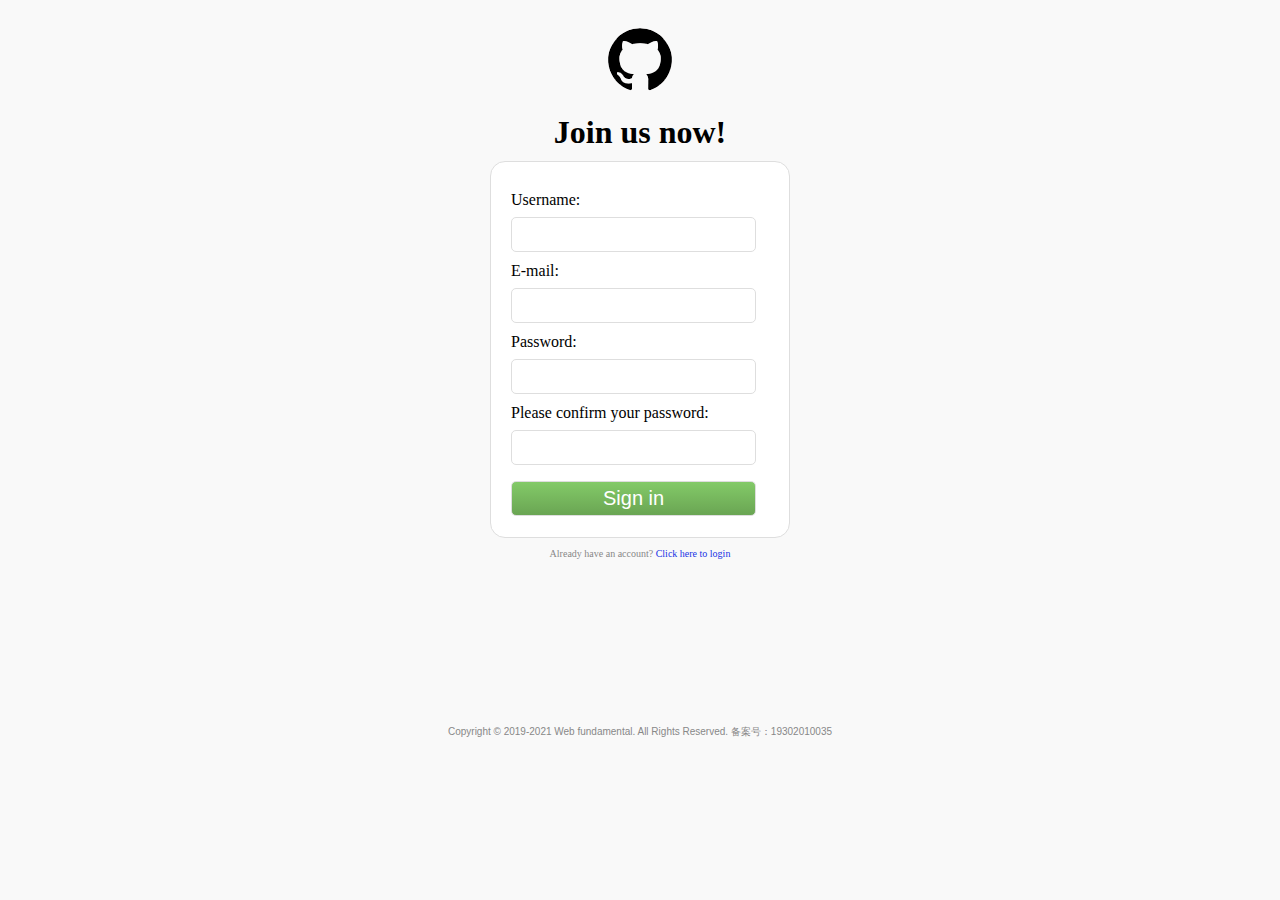
<file: src/register.html>
<!DOCTYPE html>
<html lang="en">
<head>
    <meta charset="UTF-8">
    <meta name="viewport" content="width=device-width, initial-scale=1.0">
    <title>Register</title>
    <link rel="stylesheet" href="css/reset.css">
    <link rel="stylesheet" href="css/index&register.css">
    <link id="settings" class="original" rel="stylesheet" href="css/index&register-original.css">
</head>
<body>
<div class="container">
    <img id="icon" class="original" src="../img/icon.png" alt="icon" onclick="changeColor()">
    <h1>Join us now!</h1>
    <form method="post" action="home.html">
        <div id="formTable">
            <label>
                Username:<br>
                <input type="text" required>
            </label><br>
            <label>
                E-mail:<br>
                <input type="text" required>
            </label><br>
            <label>
                Password:<br>
                <input type="password" required>
            </label><br>
            <label>
                Please confirm your password:<br>
                <input type="password" required>
            </label><br>
            <label>
                <input type="submit" id="submit" value="Sign in">
            </label>
        </div>
    </form>
    <p>Already have an account? <a href="../index.html">Click here to login</a></p>
</div>

<footer>
    <p>Copyright © 2019-2021 Web fundamental. All Rights Reserved. 备案号：19302010035</p>
</footer>

<script src="js/jquery.min.js"></script>
<script src="js/common.js"></script>
</body>
</html>
</file>
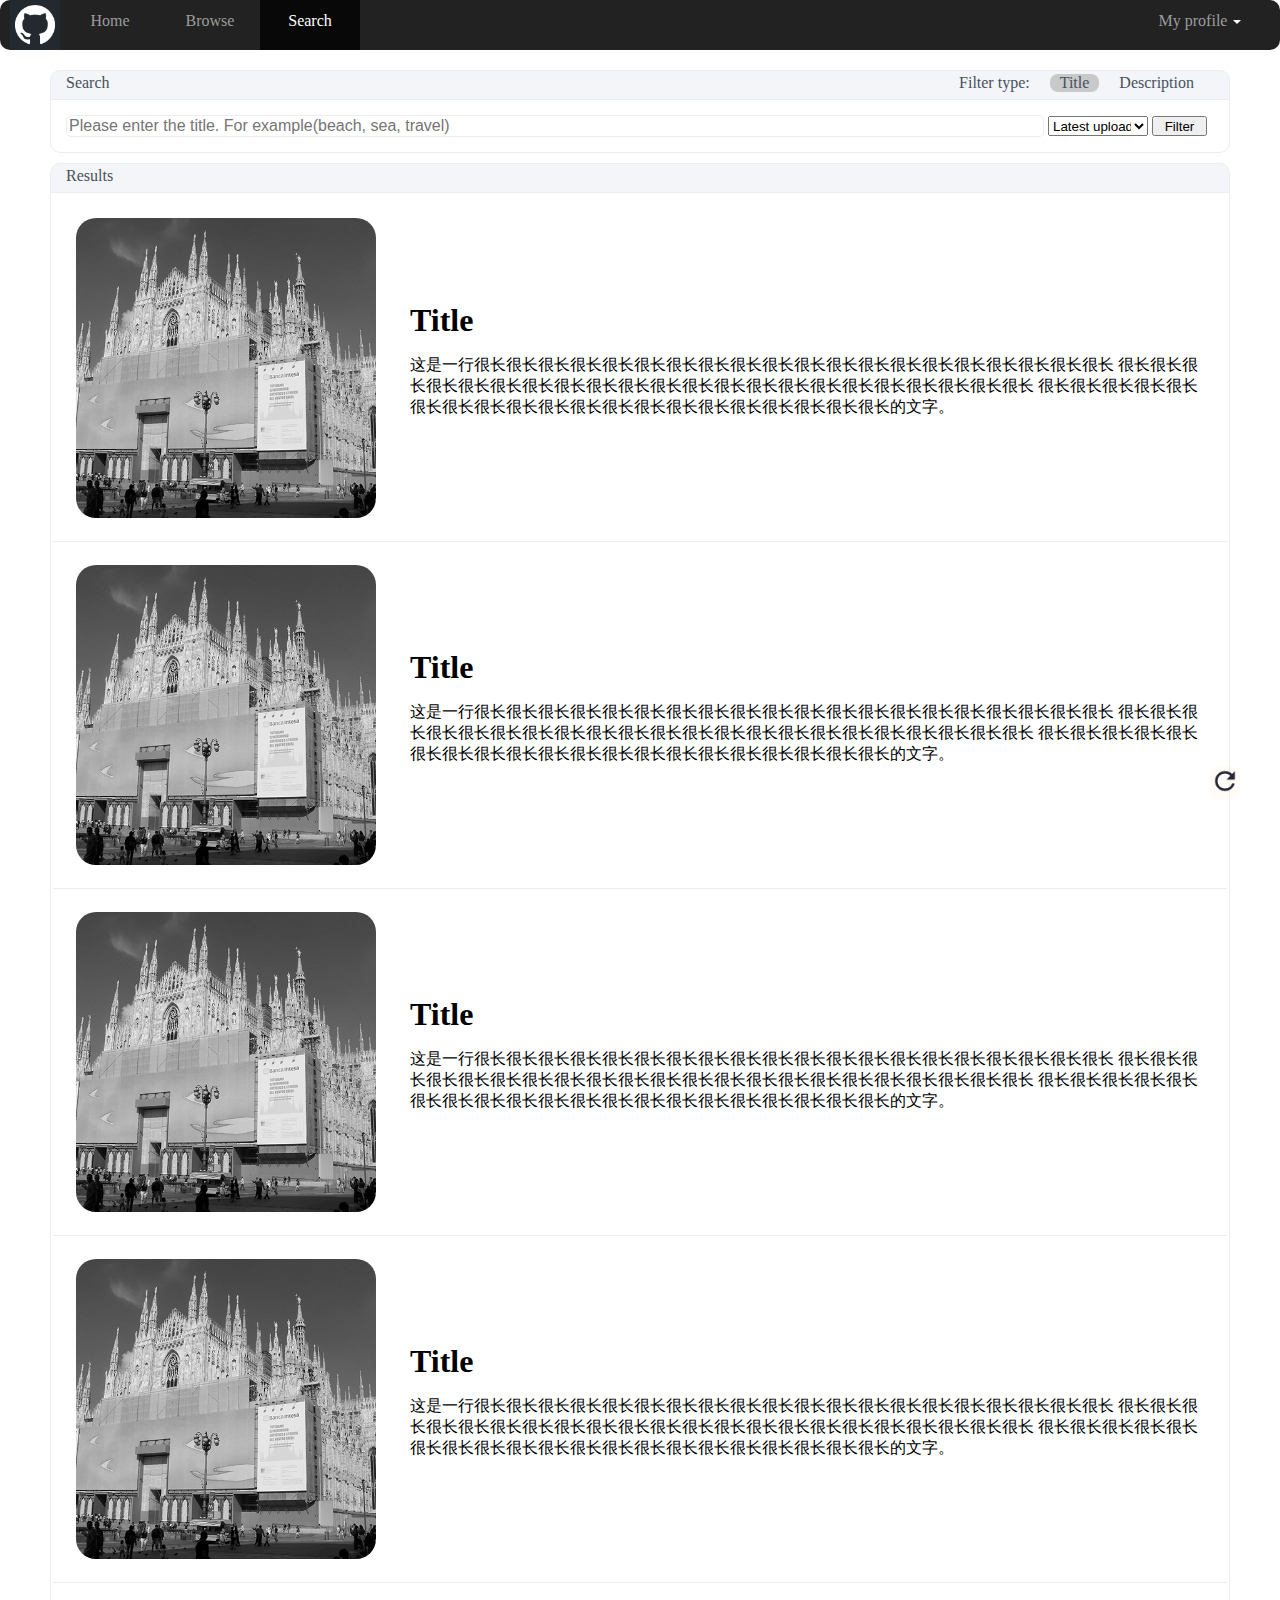
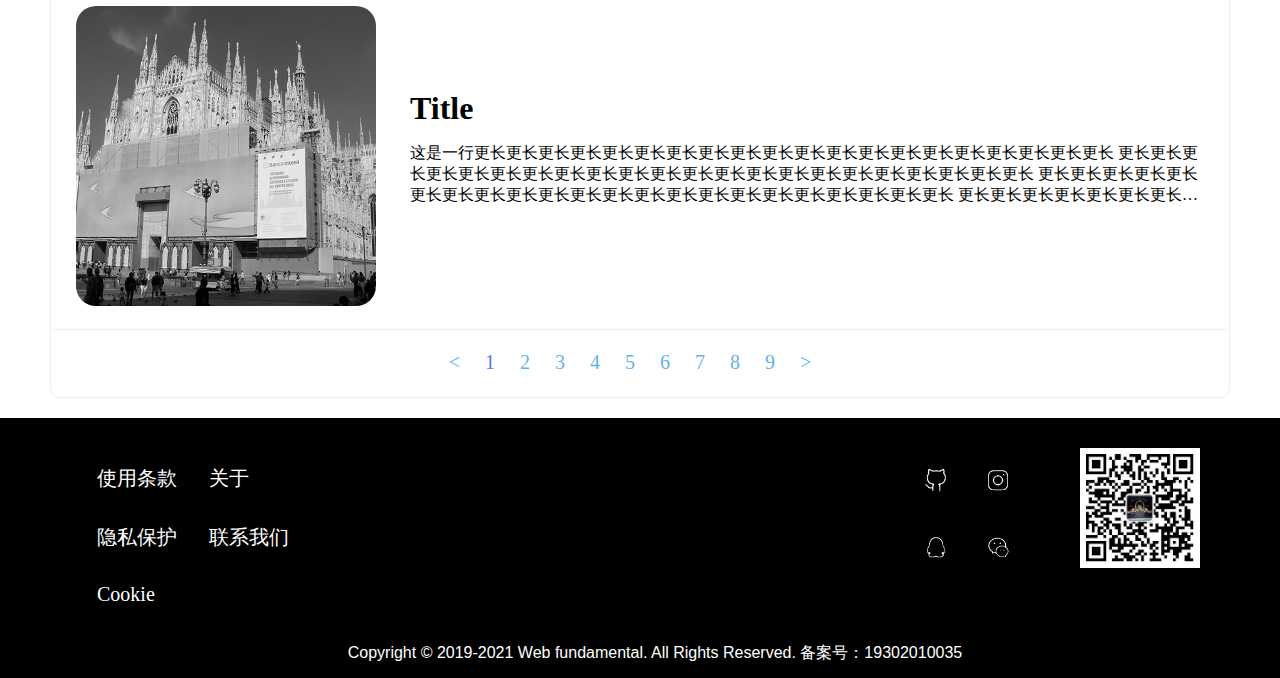
<file: src/search.html>
<!DOCTYPE html>
<html lang="en">
<head>
    <meta charset="UTF-8">
    <meta name="viewport" content="width=device-width, initial-scale=1.0">
    <title>Search</title>
    <link rel="stylesheet" href="css/reset.css">
    <link rel="stylesheet" href="css/search.css">
</head>
<body>
<nav id="navigator">
    <div class="left icon"><a href="home.html"><img src="../img/icon-inverse.png" height="50" width="50" alt="icon"></a></div>
    <div class="left"><a href="home.html">Home</a></div>
    <div class="left"><a href="browse.html">Browse</a></div>
    <div class="left active"><a href="search.html">Search</a></div>
    <div class="right drop-down" id="drop-down">
        <a id="drop-down-title"> My profile <span class="caret"></span></a>
        <ul class="drop-down-menu" id="drop-down-menu">
            <li class="drop-down-menuItem"><a href="upload.html"><img src="../img/navbar/upload.png" alt="upload" height="15" width="15">upload</a></li>
            <li class="drop-down-menuItem"><a href="myPhotos.html"><img src="../img/navbar/myPhotos.png" alt="myPhotos" height="15" width="15">my photos</a></li>
            <li class="drop-down-menuItem"><a href="myFavourites.html"><img src="../img/navbar/myFavourites.png" alt="myFavourites" height="15" width="15">my favourites</a></li>
            <li class="drop-down-menuItem"><a href="../index.html"><img src="../img/navbar/login.png" alt="login" height="15" width="15">log in</a></li>
        </ul>
    </div>
</nav>

<div class="content-wrapper">
    <div id="search-bar">
        <div class="title">
            <span class="left">Search</span>
            <span id="filter-description" class="right selection" onclick="descriptionOnDisplay()">Description</span>
            <span id="filter-title" class="right selection selected" onclick="titleOnDisplay()">Title</span>
            <span class="right">Filter type:</span>
        </div>

        <div class="content">
            <form id="form-title" class="active">
                <label>
                    <input id="input-title" type="text"
                           placeholder="Please enter the title. For example(beach, sea, travel)">
                    <select id="select-title">
                        <option selected>Latest upload</option>
                        <option>Most favored</option>
                        <option>Size of image</option>
                    </select>
                    <button id="submit-title" type="submit" value="filter" onclick="search()">Filter</button>
                </label>
            </form>

            <form id="form-description">
                <label>
                    <textarea id="input-description"
                              placeholder="Please enter the description. Check to activate fuzzy search."></textarea>
                    <span>  fuzzy search: </span><input type="checkbox" value="fuzzy search">
                    <button id="submit-description" type="submit" value="filter" onclick="search()">Filter</button>
                </label>
            </form>
        </div>
    </div>

    <div id="search-results">
        <div class="title">
            <span class="left">Results</span>
        </div>

        <div class="content">
            <table id="image-view">
                <tr>
                    <td>
                        <div class="imgDiv">
                            <a href="detail.html">
                                <img src="../img/travel-images/normal/medium/horizontal/h1.jpg" alt="img-view">
                            </a>
                        </div>
                    </td>
                    <td>
                        <div class="descriptionDiv">
                            <h1>Title</h1>
                            <p>
                                这是一行很长很长很长很长很长很长很长很长很长很长很长很长很长很长很长很长很长很长很长很长
                                很长很长很长很长很长很长很长很长很长很长很长很长很长很长很长很长很长很长很长很长很长很长
                                很长很长很长很长很长很长很长很长很长很长很长很长很长很长很长很长很长很长很长很长的文字。
                            </p>
                        </div>
                    </td>
                </tr>

                <tr>
                    <td>
                        <div class="imgDiv">
                            <a href="detail.html">
                                <img src="../img/travel-images/normal/medium/horizontal/h1.jpg" alt="img-view">
                            </a>
                        </div>
                    </td>
                    <td>
                        <div class="descriptionDiv">
                            <h1>Title</h1>
                            <p>
                                这是一行很长很长很长很长很长很长很长很长很长很长很长很长很长很长很长很长很长很长很长很长
                                很长很长很长很长很长很长很长很长很长很长很长很长很长很长很长很长很长很长很长很长很长很长
                                很长很长很长很长很长很长很长很长很长很长很长很长很长很长很长很长很长很长很长很长的文字。
                            </p>
                        </div>
                    </td>
                </tr>

                <tr>
                    <td>
                        <div class="imgDiv">
                            <a href="detail.html">
                                <img src="../img/travel-images/normal/medium/horizontal/h1.jpg" alt="img-view">
                            </a>
                        </div>
                    </td>
                    <td>
                        <div class="descriptionDiv">
                            <h1>Title</h1>
                            <p>
                                这是一行很长很长很长很长很长很长很长很长很长很长很长很长很长很长很长很长很长很长很长很长
                                很长很长很长很长很长很长很长很长很长很长很长很长很长很长很长很长很长很长很长很长很长很长
                                很长很长很长很长很长很长很长很长很长很长很长很长很长很长很长很长很长很长很长很长的文字。
                            </p>
                        </div>
                    </td>
                </tr>

                <tr>
                    <td>
                        <div class="imgDiv">
                            <a href="detail.html">
                                <img src="../img/travel-images/normal/medium/horizontal/h1.jpg" alt="img-view">
                            </a>
                        </div>
                    </td>
                    <td>
                        <div class="descriptionDiv">
                            <h1>Title</h1>
                            <p>
                                这是一行很长很长很长很长很长很长很长很长很长很长很长很长很长很长很长很长很长很长很长很长
                                很长很长很长很长很长很长很长很长很长很长很长很长很长很长很长很长很长很长很长很长很长很长
                                很长很长很长很长很长很长很长很长很长很长很长很长很长很长很长很长很长很长很长很长的文字。
                            </p>
                        </div>
                    </td>
                </tr>
                <tr>
                    <td>
                        <div class="imgDiv">
                            <a>
                                <img src="../img/travel-images/normal/medium/horizontal/h1.jpg" alt="img-view">
                            </a>
                        </div>
                    </td>
                    <td>
                        <div class="descriptionDiv">
                            <h1>Title</h1>
                            <p>
                                这是一行更长更长更长更长更长更长更长更长更长更长更长更长更长更长更长更长更长更长更长更长
                                更长更长更长更长更长更长更长更长更长更长更长更长更长更长更长更长更长更长更长更长更长更长
                                更长更长更长更长更长更长更长更长更长更长更长更长更长更长更长更长更长更长更长更长更长更长
                                更长更长更长更长更长更长更长更长更长更长更长更长更长更长更长更长更长更长更长更长更长更长
                                更长更长更长更长更长更长更长更长更长更长更长更长更长更长更长更长更长更长更长更长的文字。
                            </p>
                        </div>
                    </td>
                </tr>

                <tr id="page-wrapper">
                    <td>
                        <div id="page">
                            <a onclick="changePage('1')"><</a>
                            <a id="page1" class="now" onclick="changePage('1')">1</a>
                            <a id="page2" onclick="changePage('2')">2</a>
                            <a id="page3" onclick="changePage('3')">3</a>
                            <a id="page4" onclick="changePage('4')">4</a>
                            <a id="page5" onclick="changePage('5')">5</a>
                            <a id="page6" onclick="changePage('6')">6</a>
                            <a id="page7" onclick="changePage('7')">7</a>
                            <a id="page8" onclick="changePage('8')">8</a>
                            <a id="page9" onclick="changePage('9')">9</a>
                            <a onclick="changePage('9')">></a>
                        </div>
                    </td>
                </tr>
            </table>
        </div>
    </div>
</div>

<footer>
    <div class="container">
        <div id="left-footer">
            <table>
                <tr>
                    <td><a href="#">使用条款</a></td>
                    <td><a href="#">关于</a></td>
                </tr>
                <tr>
                    <td><a href="#">隐私保护</a></td>
                    <td><a href="#">联系我们</a></td>
                </tr>
                <tr>
                    <td><a href="#">Cookie</a></td>
                </tr>
            </table>
        </div>

        <div id="right-footer">
            <a href="#"><img src="../img/footer/QRcode.jpeg" alt="QRcode" height="120" width="120"></a>
        </div>

        <div id="middle-footer">
            <table>
                <tr>
                    <td><a href="#"><img src="../img/footer/github.png" alt="github" height="30" width="30"></a>
                    </td>
                    <td><a href="#"><img src="../img/footer/shot.png" alt="shot" height="30" width="30"></a></td>
                </tr>
                <tr>
                    <td><a href="#"><img src="../img/footer/tencent.png" alt="tencent" height="30" width="30"></a>
                    </td>
                    <td><a href="#"><img src="../img/footer/weixin.png" alt="wechat" height="30" width="30"></a>
                    </td>
                </tr>
            </table>
        </div>
    </div>

    <div>
        <p>Copyright © 2019-2021 Web fundamental. All Rights Reserved. 备案号：19302010035</p>
    </div>
</footer>

<div id="fixed">
    <div id="to-top">
        <img src="../img/fixed/totop.png" alt="to-top" height="30" width="30">
    </div>

    <div id="refresh">
        <img src="../img/fixed/refresh.png" alt="refresh" height="30" width="30" onclick="alert('图片已更新')">
    </div>
</div>

<script src="js/jquery.min.js"></script>
<script src="js/common.js"></script>
<script>
    window.onload = function () {
        resizeAndReposition(300, 300, "image-view", true);
    }
</script>
<script>
    function search() {
        alert("search is completed");
    }
</script>
<script src="js/changeFilterType.js"></script>
</body>
</html>
</file>
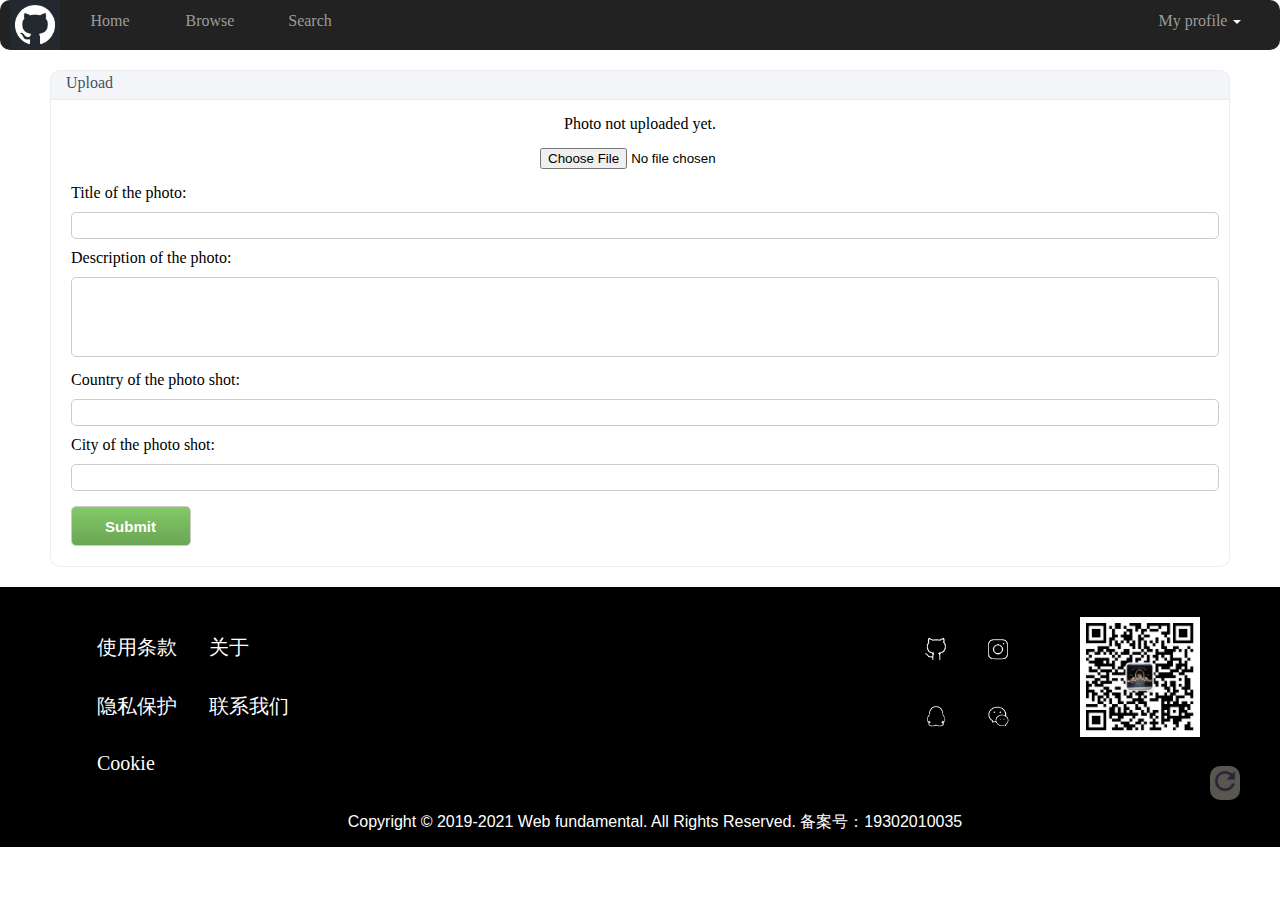
<file: src/upload.html>
<!DOCTYPE html>
<html lang="en">
<head>
    <meta charset="UTF-8">
    <meta name="viewport" content="width=device-width, initial-scale=1.0">
    <title>Upload</title>
    <link rel="stylesheet" href="css/reset.css">
    <link rel="stylesheet" href="css/upload.css">
</head>
<body>
<nav id="navigator">
    <div class="left icon"><a href="home.html"><img src="../img/icon-inverse.png" height="50" width="50" alt="icon"></a></div>
    <div class="left"><a href="home.html">Home</a></div>
    <div class="left"><a href="browse.html">Browse</a></div>
    <div class="left"><a href="search.html">Search</a></div>
    <div class="right drop-down" id="drop-down">
        <a id="drop-down-title"> My profile <span class="caret"></span></a>
        <ul class="drop-down-menu" id="drop-down-menu">
            <li class="drop-down-menuItem"><a href="upload.html"><img src="../img/navbar/upload.png" alt="upload" height="15" width="15">upload</a></li>
            <li class="drop-down-menuItem"><a href="myPhotos.html"><img src="../img/navbar/myPhotos.png" alt="myPhotos" height="15" width="15">my photos</a></li>
            <li class="drop-down-menuItem"><a href="myFavourites.html"><img src="../img/navbar/myFavourites.png" alt="myFavourites" height="15" width="15">my favourites</a></li>
            <li class="drop-down-menuItem"><a href="../index.html"><img src="../img/navbar/login.png" alt="login" height="15" width="15">log in</a></li>
        </ul>
    </div>
</nav>

<div class="content-wrapper">
    <div class="title">
        <span>Upload</span>
    </div>

    <div class="content">
        <form method="get" action="myPhotos.html">
            <div id="preview">
                <span>Photo not uploaded yet.</span>
            </div>

            <div id="upload">
                <input type="file" accept="image/*" onchange="uploadImg(document,this)" required>
            </div>

            <div id="information">
                <p>Title of the photo:</p>
                <input type="text" id="title" required>
                <p>Description of the photo:</p>
                <textarea id="description" required></textarea>
                <p>Country of the photo shot:</p>
                <input type="text" id="country" required>
                <p>City of the photo shot:</p>
                <input type="text" id="city" required>
                <input type="submit" id="submit" value="Submit">
            </div>
        </form>

    </div>
</div>

<footer>
    <div class="container">
        <div id="left-footer">
            <table>
                <tr>
                    <td><a href="#">使用条款</a></td>
                    <td><a href="#">关于</a></td>
                </tr>
                <tr>
                    <td><a href="#">隐私保护</a></td>
                    <td><a href="#">联系我们</a></td>
                </tr>
                <tr>
                    <td><a href="#">Cookie</a></td>
                </tr>
            </table>
        </div>

        <div id="right-footer">
            <a href="#"><img src="../img/footer/QRcode.jpeg" alt="QRcode" height="120" width="120"></a>
        </div>

        <div id="middle-footer">
            <table>
                <tr>
                    <td><a href="#"><img src="../img/footer/github.png" alt="github" height="30" width="30"></a>
                    </td>
                    <td><a href="#"><img src="../img/footer/shot.png" alt="shot" height="30" width="30"></a></td>
                </tr>
                <tr>
                    <td><a href="#"><img src="../img/footer/tencent.png" alt="tencent" height="30" width="30"></a>
                    </td>
                    <td><a href="#"><img src="../img/footer/weixin.png" alt="wechat" height="30" width="30"></a>
                    </td>
                </tr>
            </table>
        </div>
    </div>

    <div>
        <p>Copyright © 2019-2021 Web fundamental. All Rights Reserved. 备案号：19302010035</p>
    </div>
</footer>

<div id="fixed">
    <div id="to-top">
        <img src="../img/fixed/totop.png" alt="to-top" height="30" width="30">
    </div>

    <div id="refresh">
        <img src="../img/fixed/refresh.png" alt="refresh" height="30" width="30" onclick="alert('图片已更新')">
    </div>
</div>

<script src="js/jquery.min.js"></script>
<script src="js/common.js"></script>
<script src="js/uploadPhoto.js"></script>
</body>
</html>
</file>
<file: src/css/index&register.css>
.container {
    width: 100%;
    text-align: center;
    min-height: 715px;
    padding-top:20px;
}

h1 {
    margin: 10px;
    font-family: Papyrus, fantasy ;
}

#formTable {
    margin: auto auto;
    width: 300px;
    border-radius: 15px;
    padding: 20px;
    text-align: left;
    font-family: Papyrus, fantasy;
    line-height: 35px;
}

#formTable input{
    font-size: 20px;
    border-radius: 5px;
    padding:5px;
    width: 95%;
}

#formTable #submit{
    margin-top: 15px;
    width:95%;
    background-image: linear-gradient(rgb(131, 202, 104), rgb(106, 165, 83));
    color: white;
}

#formTable #submit:hover{
    background-image: linear-gradient(rgb(80, 202, 62), rgb(70, 165, 51));
}

#icon:hover{
    cursor: grab;
}

p{
    font-size:10px;
}

a{
    text-decoration: none;
}

footer{
    height: auto;
    background-color: transparent;
    padding: 0 10px;
}
</file>
<file: src/css/index&register-original.css>
body {
    background-color: rgb(249, 249, 249);
}

h1 {
    color: black;
}

#formTable {
    color: black;
    background: rgb(255, 255, 255);
    border: 1px rgb(222, 222, 222) solid;
}

#formTable input {
    border: 1px rgb(222, 222, 222) solid;
}

p {
    color: #888888;
}

a {
    color: rgb(24, 51, 229);
}

footer p {
    color: #888888;
}
</file>
<file: src/css/browse.css>
.content-wrapper {
    height: 1100px;
}

aside {
    position: absolute;
    width: 250px;
}

aside a:hover{
    cursor: grab;
}

#search .content {
    padding: 0 0 0 10px;
    margin-bottom: 15px;
    overflow: hidden;
    vertical-align: middle;
}

#search #title-search {
    width: 170px;
    border: none;
}

#search #title-search:focus {
    outline: none;
}

#search #search-submit {
    margin: 0;
    padding: 0;
    float: right;
    height: 30px;
    width: 50px;
    background: rgb(227, 227, 227);
    border-radius: 0;
    border: none;
    outline: none;
    cursor: grab;
}

#hot-content .content {
    padding: 0;
    margin-bottom: 15px;
}

#hot-content .content p {
    font-size: 15px;
    padding: 5px 10px;
    margin: 0;
    border-top: 1px rgb(235, 237, 240) solid;
}

#hot-content .content a {
    color: rgb(39, 103, 207);
    text-decoration: none;
}

#hot-country .content {
    padding: 0;
    margin-bottom: 15px;
}

#hot-country .content p {
    font-size: 15px;
    padding: 5px 10px;
    margin: 0;
    border-top: 1px rgb(235, 237, 240) solid;
}

#hot-country .content a {
    color: rgb(39, 103, 207);
    text-decoration: none;
}

#hot-city .content {
    padding: 0;
}

#hot-city .content p {
    font-size: 15px;
    padding: 5px 10px;
    margin: 0;
    border-top: 1px rgb(235, 237, 240) solid;
}

#hot-city .content a {
    color: rgb(39, 103, 207);
    text-decoration: none;
}

#browse {
    left: 320px;
    position: absolute;
    vertical-align: middle;
    width:905px;
}

#browse .content{
    padding:0;
}

#browse select {
    width: 170px;
    margin-right: 10px;
    font-size: 15px;
    height: 30px;
    border-radius: 5px;
}

#browse input {
    font-size: 15px;
    width: 150px;
    height: 30px;
    border-radius: 5px;
    color: white;
    background-image: linear-gradient(rgb(131, 202, 104), rgb(106, 165, 83));
}

#filterDiv{
    padding: 10px 10px 10px 20px;
    border-bottom: 1px rgb(235, 237, 240) solid;
}

#images{
    padding: 10px;
    height: 900px;
}

#images div{
    width: 200px;
    height: 200px;
    float: left;
    margin: 10px 10px;
    overflow: hidden;
    border-radius: 5px;
}

#page-wrapper div{
    padding:10px;
    width: 100%;
    height: 100%;
    display: inline-block;
    text-align: center;
    font-size: 20px;
    color: #64b3ed;
    border-bottom: none;
}
</file>
<file: src/css/detail.css>
.content-wrapper{
    min-width: 1000px;
}

#content-title {
    width: 100%;
    text-align: center;
}

#title {
    font-size: 20px;
    font-weight: bold;
    display: inline;
    margin: 0 auto;
    padding-right: 20px;
}

#uploader {
    font-size: 10px;
}

#content-information {
    height: 420px;
    margin-bottom: 20px;
    padding-left: calc(50% - 450px);
}

#overview {
    width: 400px;
    height: 400px;
    margin-right: 50px;
    overflow: hidden;
    display: block;
    float: left;
}

#information-wrapper {
    display: block;
    float: left;
}

#like {
    width: 100%;
    margin-bottom: 20px;
}

#like .content {
    font-weight: bold;
    color: red;
    text-align: center;
}

#detail {
    margin-bottom: 20px;
}

#detail .content {
    padding: 0;
}

#detail .content p {
    font-size: 15px;
    padding: 5px 10px;
    margin: 0;
    border-top: 1px rgb(235, 237, 240) solid;
}

#detail .content span {
    padding: 10px;
}

#favourite {
    height:40px;
    width: 400px;
    background: rgb(195, 69, 55);
    color: white;
    font-size: 15px;
    border-radius: 5px;
}

#favourite.favored {
    background: rgba(195, 69, 55, 0.48);
}

#content-description{
    margin: 0 50px 20px 50px;
}
</file>
<file: src/css/home.css>
body{
    margin: 0;
    background-color: azure;
}

#front-image{
    min-width: 1200px;
    margin:50px 0 0 0;
}

.row{
    width: auto;
    min-width: 1100px;
    height: 150px;
    text-align: center;
    margin-bottom: 300px;
}

.pic{
    display: inline-block;
    width: 300px;
    height: 375px;
    background-color: #c8fcff;
    border-radius: 15px;
    text-align: left;
    padding: 10px 25px 15px 25px;
    margin: 0 30px;
    box-shadow: 2px 2px 2px #888888;
}

.pic h3{
    color: black;
    margin: 10px 5px 10px 0;
}

.pic a{
    text-decoration: none;
}

.pic p{
    color: black;
    margin: 10px 5px 10px 0;
    overflow: hidden;
    text-overflow: ellipsis;
    display: -webkit-box;
    -webkit-line-clamp: 1;
    -webkit-box-orient: vertical;
}

.pic:hover{
    transform: translate(-1%, -1%);
}

.last{
    float: end;
}

.pic img{
    display: inline-block;
    height:250px;
    width: 250px;
    border-radius: 15px;
}
</file>
<file: src/css/myPhotos&Favourites.css>
.content{
    padding:0;
}

button{
    width:75px;
    height: 38px;
    font-size: 16px;
    font-weight: bold;
    border-radius: 5px;
    margin-right: 10px;
}

.modify{
    color: purple;
}

.delete{
    color: red;
}
</file>
<file: src/css/search.css>
#search-bar {
    margin-bottom: 10px;
}

#search-bar .title .selection:hover {
    background-color: #e3e3e3;
    cursor: grab;
}

#search-bar .title .selected {
    background-color: #c9c9c9;
}

form {
    display: none;
}

#form-title #input-title {
    width: calc(100% - 170px);
    min-width: 390px;
    font-size: 16px;
    border: 1px rgb(235, 237, 240) solid;
    border-radius: 5px;
    vertical-align: middle;
}

#form-title #select-title {
    width: 100px;
    height: 20px;
    vertical-align: middle;
}

#form-title #submit-title {
    min-width: 55px;
    height: 20px;
    vertical-align: middle;
}

#form-description #input-description {
    resize: none;
    width: 100%;
    height: 150px;
    border: 1px rgb(235, 237, 240) solid;
    border-radius: 5px;
    margin-bottom: 5px;
}

#form-description span {
    font-size: 12px;
}

#form-description #submit-description {
    float: right;
}

#search-bar .active {
    display: block;
}

#search-results .content{
    padding: 0;
}
</file>
<file: src/css/upload.css>
#preview {
    text-align: center;
    margin-bottom: 10px;
}

#upload {
    text-align: center;
}

#upload input {
    width: 200px;
    margin-bottom: 10px;
}

#information p, input, textarea {
    margin: 5px;
}

#information input, textarea{
    font-size: 20px;
    width: 100%;
    border: 1px rgb(204, 204, 204) solid;
    border-radius: 5px;
    padding-left: 5px;
}

#information textarea{
    resize: none;
    height: 80px;
}

#information #submit{
    margin-top:10px;
    font-size: 15px;
    font-weight: bold;
    width: 120px;
    height: 40px;
    border-radius: 5px;
    color: white;
    background-image: linear-gradient(rgb(131, 202, 104), rgb(106, 165, 83));
}
</file>
